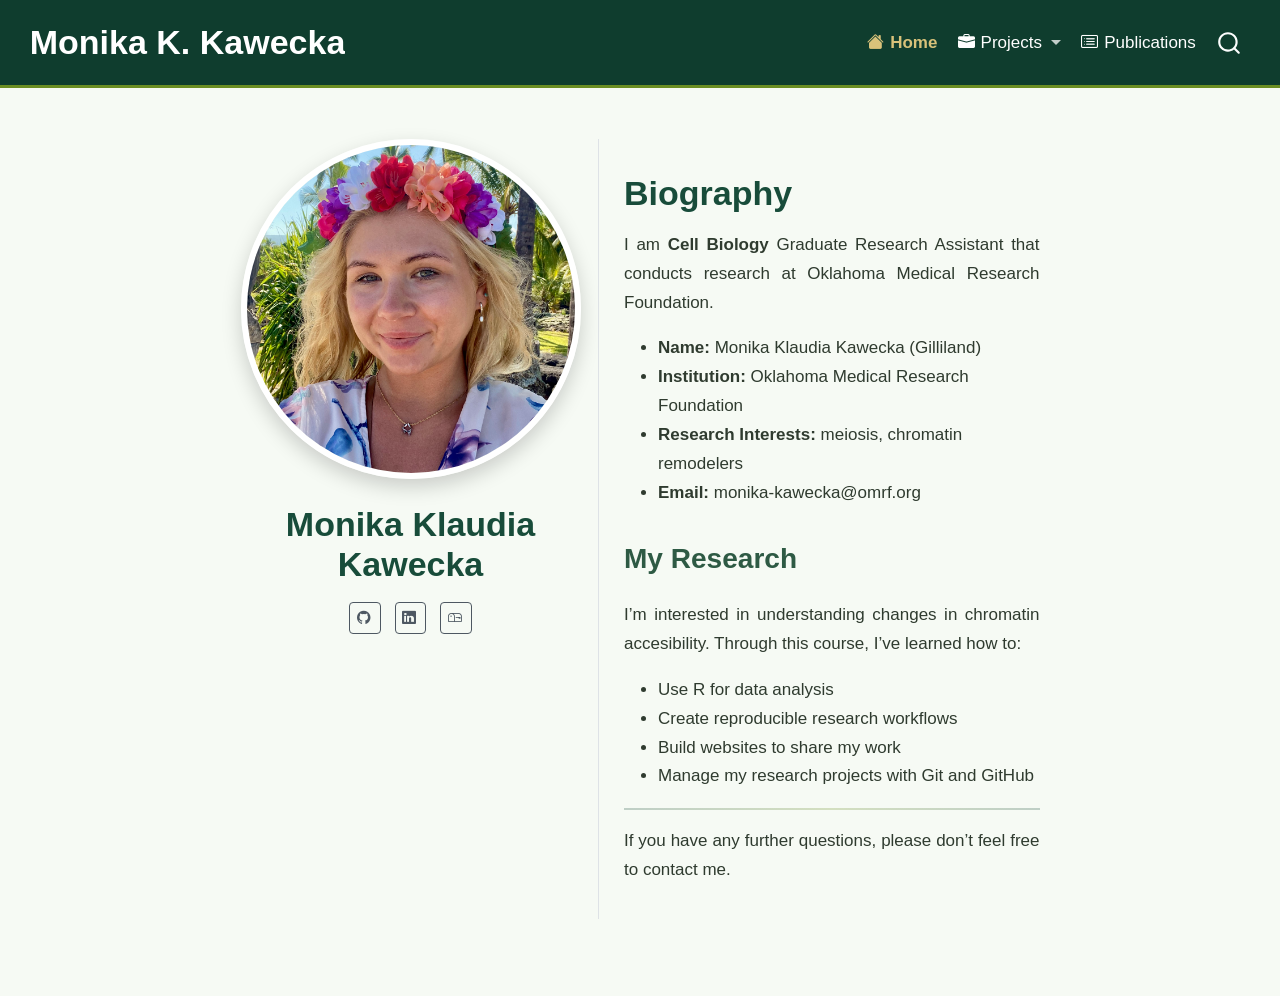
<file: docs/index.html>
<!DOCTYPE html>
<html xmlns="http://www.w3.org/1999/xhtml" lang="en" xml:lang="en"><head>

<meta charset="utf-8">
<meta name="generator" content="quarto-1.9.38">

<meta name="viewport" content="width=device-width, initial-scale=1.0, user-scalable=yes">


<title>Monika Klaudia Kawecka – Monika K. Kawecka</title>
<style>
/* Default styles provided by pandoc.
** See https://pandoc.org/MANUAL.html#variables-for-html for config info.
*/
code{white-space: pre-wrap;}
span.smallcaps{font-variant: small-caps;}
div.columns{display: flex; gap: min(4vw, 1.5em);}
div.column{flex: auto; overflow-x: auto;}
div.hanging-indent{margin-left: 1.5em; text-indent: -1.5em;}
ul.task-list{list-style: none;}
ul.task-list li input[type="checkbox"] {
  width: 0.8em;
  margin: 0 0.8em 0.2em -1em; /* quarto-specific, see https://github.com/quarto-dev/quarto-cli/issues/4556 */ 
  vertical-align: middle;
}
</style>


<script src="site_libs/quarto-nav/quarto-nav.js"></script>
<script src="site_libs/quarto-nav/headroom.min.js"></script>
<script src="site_libs/clipboard/clipboard.min.js"></script>
<script src="site_libs/quarto-search/autocomplete.umd.js"></script>
<script src="site_libs/quarto-search/fuse.min.js"></script>
<script src="site_libs/quarto-search/quarto-search.js"></script>
<meta name="quarto:offset" content="./">
<link href="./Lily.jpg" rel="icon" type="image/jpeg">
<script src="site_libs/quarto-html/quarto.js" type="module"></script>
<script src="site_libs/quarto-html/tabsets/tabsets.js" type="module"></script>
<script src="site_libs/quarto-html/popper.min.js"></script>
<script src="site_libs/quarto-html/tippy.umd.min.js"></script>
<link href="site_libs/quarto-html/tippy.css" rel="stylesheet">
<link href="site_libs/quarto-html/quarto-syntax-highlighting-15634bcf2e68342d4ad2dfa704d543f6.css" rel="stylesheet" id="quarto-text-highlighting-styles">
<script src="site_libs/bootstrap/bootstrap.min.js"></script>
<link href="site_libs/bootstrap/bootstrap-icons.css" rel="stylesheet">
<link href="site_libs/bootstrap/bootstrap-073ea763e83364d2cd2da9020cc007f3.min.css" rel="stylesheet" append-hash="true" id="quarto-bootstrap" data-mode="light">
<script id="quarto-search-options" type="application/json">{
  "location": "navbar",
  "copy-button": false,
  "collapse-after": 3,
  "panel-placement": "end",
  "type": "overlay",
  "limit": 50,
  "keyboard-shortcut": [
    "f",
    "/",
    "s"
  ],
  "show-item-context": false,
  "language": {
    "search-no-results-text": "No results",
    "search-matching-documents-text": "matching documents",
    "search-copy-link-title": "Copy link to search",
    "search-hide-matches-text": "Hide additional matches",
    "search-more-match-text": "more match in this document",
    "search-more-matches-text": "more matches in this document",
    "search-clear-button-title": "Clear",
    "search-text-placeholder": "",
    "search-detached-cancel-button-title": "Cancel",
    "search-submit-button-title": "Submit",
    "search-label": "Search"
  }
}</script>


<link rel="stylesheet" href="styles.css">
</head>

<body class="nav-fixed fullcontent quarto-light">

<div id="quarto-search-results"></div>
  <header id="quarto-header" class="headroom fixed-top">
    <nav class="navbar navbar-expand-lg " data-bs-theme="dark">
      <div class="navbar-container container-fluid">
      <div class="navbar-brand-container mx-auto">
    <a class="navbar-brand" href="./index.html">
    <span class="navbar-title">Monika K. Kawecka</span>
    </a>
  </div>
            <div id="quarto-search" class="" title="Search"></div>
          <button class="navbar-toggler" type="button" data-bs-toggle="collapse" data-bs-target="#navbarCollapse" aria-controls="navbarCollapse" role="menu" aria-expanded="false" aria-label="Toggle navigation" onclick="if (window.quartoToggleHeadroom) { window.quartoToggleHeadroom(); }">
  <span class="navbar-toggler-icon"></span>
</button>
          <div class="collapse navbar-collapse" id="navbarCollapse">
            <ul class="navbar-nav navbar-nav-scroll ms-auto">
  <li class="nav-item">
    <a class="nav-link active" href="./index.html" aria-current="page"> <i class="bi bi-house-fill" role="img">
</i> 
<span class="menu-text">Home</span></a>
  </li>  
  <li class="nav-item dropdown ">
    <a class="nav-link dropdown-toggle" href="#" id="nav-menu-projects" role="link" data-bs-toggle="dropdown" aria-expanded="false">
      <i class="bi bi-briefcase-fill" role="img">
</i> 
 <span class="menu-text">Projects</span>
    </a>
    <ul class="dropdown-menu dropdown-menu-end" aria-labelledby="nav-menu-projects">    
        <li>
    <a class="dropdown-item" href="./projects.html">
 <span class="dropdown-text">List of projects</span></a>
  </li>  
    </ul>
  </li>
  <li class="nav-item">
    <a class="nav-link" href="./Publications.html"> <i class="bi bi-card-list" role="img">
</i> 
<span class="menu-text">Publications</span></a>
  </li>  
</ul>
          </div> <!-- /navcollapse -->
            <div class="quarto-navbar-tools">
</div>
      </div> <!-- /container-fluid -->
    </nav>
</header>
<!-- content -->
<div id="quarto-content" class="quarto-container page-columns page-rows-contents page-layout-article page-navbar">
<!-- sidebar -->
<!-- margin-sidebar -->
    
<!-- main -->
<div class="quarto-about-trestles">
  <div class="about-entity">
    <img src="Hawaii.jpg" class="about-image
  rounded " style="width: 20em;">
<header id="title-block-header" class="quarto-title-block default">
<div class="quarto-title">
<h1 class="title">Monika Klaudia Kawecka</h1>
</div>
<div class="quarto-title-meta">
  </div>
</header>
    <div class="about-links">
  <a href="https://github.com/Moniuszki/monikakkawecka.github.io" class="about-link" rel="" target="">
    <i class="bi bi-github"></i>
     <span class="about-link-text"></span>
  </a>
  <a href="https://www.linkedin.com/in/monika-kawecka/" class="about-link" rel="" target="">
    <i class="bi bi-linkedin"></i>
     <span class="about-link-text"></span>
  </a>
  <a href="mailto:monakawecka@gmail.com" class="about-link" rel="" target="">
    <i class="bi bi-mailbox"></i>
     <span class="about-link-text"></span>
  </a>
</div>
  </div>
  <div class="about-contents"><main class="content" id="quarto-document-content">
<section id="biography" class="level1 columnpage">
<h1>Biography</h1>
<p>I am <strong>Cell Biology</strong> Graduate Research Assistant that conducts research at Oklahoma Medical Research Foundation.</p>
<ul>
<li><strong>Name:</strong> Monika Klaudia Kawecka (Gilliland)</li>
<li><strong>Institution:</strong> Oklahoma Medical Research Foundation</li>
<li><strong>Research Interests:</strong> meiosis, chromatin remodelers</li>
<li><strong>Email:</strong> monika-kawecka@omrf.org</li>
</ul>
<section id="my-research" class="level2">
<h2 data-anchor-id="my-research">My Research</h2>
<p>I’m interested in understanding changes in chromatin accesibility. Through this course, I’ve learned how to:</p>
<ul>
<li>Use R for data analysis</li>
<li>Create reproducible research workflows</li>
<li>Build websites to share my work</li>
<li>Manage my research projects with Git and GitHub</li>
</ul>
<hr>
<p>If you have any further questions, please don’t feel free to contact me.</p>
</section>
</section>


</main></div>
</div>
 <!-- /main -->
<script id="quarto-html-after-body" type="application/javascript">
  window.document.addEventListener("DOMContentLoaded", function (event) {
    const isCodeAnnotation = (el) => {
      for (const clz of el.classList) {
        if (clz.startsWith('code-annotation-')) {                     
          return true;
        }
      }
      return false;
    }
    const onCopySuccess = function(e) {
      // button target
      const button = e.trigger;
      // don't keep focus
      button.blur();
      // flash "checked"
      button.classList.add('code-copy-button-checked');
      var currentTitle = button.getAttribute("title");
      button.setAttribute("title", "Copied!");
      let tooltip;
      if (window.bootstrap) {
        button.setAttribute("data-bs-toggle", "tooltip");
        button.setAttribute("data-bs-placement", "left");
        button.setAttribute("data-bs-title", "Copied!");
        tooltip = new bootstrap.Tooltip(button, 
          { trigger: "manual", 
            customClass: "code-copy-button-tooltip",
            offset: [0, -8]});
        tooltip.show();    
      }
      setTimeout(function() {
        if (tooltip) {
          tooltip.hide();
          button.removeAttribute("data-bs-title");
          button.removeAttribute("data-bs-toggle");
          button.removeAttribute("data-bs-placement");
        }
        button.setAttribute("title", currentTitle);
        button.classList.remove('code-copy-button-checked');
      }, 1000);
      // clear code selection
      e.clearSelection();
    }
    const getTextToCopy = function(trigger) {
      const outerScaffold = trigger.parentElement.cloneNode(true);
      const codeEl = outerScaffold.querySelector('code');
      for (const childEl of codeEl.children) {
        if (isCodeAnnotation(childEl)) {
          childEl.remove();
        }
      }
      return codeEl.innerText;
    }
    const clipboard = new window.ClipboardJS('.code-copy-button:not([data-in-quarto-modal])', {
      text: getTextToCopy
    });
    clipboard.on('success', onCopySuccess);
    if (window.document.getElementById('quarto-embedded-source-code-modal')) {
      const clipboardModal = new window.ClipboardJS('.code-copy-button[data-in-quarto-modal]', {
        text: getTextToCopy,
        container: window.document.getElementById('quarto-embedded-source-code-modal')
      });
      clipboardModal.on('success', onCopySuccess);
    }
      var localhostRegex = new RegExp(/^(?:http|https):\/\/localhost\:?[0-9]*\//);
      var mailtoRegex = new RegExp(/^mailto:/);
        var filterRegex = new RegExp('/' + window.location.host + '/');
      var isInternal = (href) => {
          return filterRegex.test(href) || localhostRegex.test(href) || mailtoRegex.test(href);
      }
      // Inspect non-navigation links and adorn them if external
     var links = window.document.querySelectorAll('a[href]:not(.nav-link):not(.navbar-brand):not(.toc-action):not(.sidebar-link):not(.sidebar-item-toggle):not(.pagination-link):not(.no-external):not([aria-hidden]):not(.dropdown-item):not(.quarto-navigation-tool):not(.about-link)');
      for (var i=0; i<links.length; i++) {
        const link = links[i];
        if (!isInternal(link.href)) {
          // undo the damage that might have been done by quarto-nav.js in the case of
          // links that we want to consider external
          if (link.dataset.originalHref !== undefined) {
            link.href = link.dataset.originalHref;
          }
        }
      }
    function tippyHover(el, contentFn, onTriggerFn, onUntriggerFn) {
      const config = {
        allowHTML: true,
        maxWidth: 500,
        delay: 100,
        arrow: false,
        appendTo: function(el) {
            return el.parentElement;
        },
        interactive: true,
        interactiveBorder: 10,
        theme: 'quarto',
        placement: 'bottom-start',
      };
      if (contentFn) {
        config.content = contentFn;
      }
      if (onTriggerFn) {
        config.onTrigger = onTriggerFn;
      }
      if (onUntriggerFn) {
        config.onUntrigger = onUntriggerFn;
      }
      window.tippy(el, config); 
    }
    const noterefs = window.document.querySelectorAll('a[role="doc-noteref"]');
    for (var i=0; i<noterefs.length; i++) {
      const ref = noterefs[i];
      tippyHover(ref, function() {
        // use id or data attribute instead here
        let href = ref.getAttribute('data-footnote-href') || ref.getAttribute('href');
        try { href = new URL(href).hash; } catch {}
        const id = href.replace(/^#\/?/, "");
        const note = window.document.getElementById(id);
        if (note) {
          return note.innerHTML;
        } else {
          return "";
        }
      });
    }
    const xrefs = window.document.querySelectorAll('a.quarto-xref');
    const processXRef = (id, note) => {
      // Strip column container classes
      const stripColumnClz = (el) => {
        el.classList.remove("page-full", "page-columns");
        if (el.children) {
          for (const child of el.children) {
            stripColumnClz(child);
          }
        }
      }
      stripColumnClz(note)
      if (id === null || id.startsWith('sec-')) {
        // Special case sections, only their first couple elements
        const container = document.createElement("div");
        if (note.children && note.children.length > 2) {
          container.appendChild(note.children[0].cloneNode(true));
          for (let i = 1; i < note.children.length; i++) {
            const child = note.children[i];
            if (child.tagName === "P" && child.innerText === "") {
              continue;
            } else {
              container.appendChild(child.cloneNode(true));
              break;
            }
          }
          if (window.Quarto?.typesetMath) {
            window.Quarto.typesetMath(container);
          }
          return container.innerHTML
        } else {
          if (window.Quarto?.typesetMath) {
            window.Quarto.typesetMath(note);
          }
          return note.innerHTML;
        }
      } else {
        // Remove any anchor links if they are present
        const anchorLink = note.querySelector('a.anchorjs-link');
        if (anchorLink) {
          anchorLink.remove();
        }
        if (window.Quarto?.typesetMath) {
          window.Quarto.typesetMath(note);
        }
        if (note.classList.contains("callout")) {
          return note.outerHTML;
        } else {
          return note.innerHTML;
        }
      }
    }
    for (var i=0; i<xrefs.length; i++) {
      const xref = xrefs[i];
      tippyHover(xref, undefined, function(instance) {
        instance.disable();
        let url = xref.getAttribute('href');
        let hash = undefined; 
        if (url.startsWith('#')) {
          hash = url;
        } else {
          try { hash = new URL(url).hash; } catch {}
        }
        if (hash) {
          const id = hash.replace(/^#\/?/, "");
          const note = window.document.getElementById(id);
          if (note !== null) {
            try {
              const html = processXRef(id, note.cloneNode(true));
              instance.setContent(html);
            } finally {
              instance.enable();
              instance.show();
            }
          } else {
            // See if we can fetch this
            fetch(url.split('#')[0])
            .then(res => res.text())
            .then(html => {
              const parser = new DOMParser();
              const htmlDoc = parser.parseFromString(html, "text/html");
              const note = htmlDoc.getElementById(id);
              if (note !== null) {
                const html = processXRef(id, note);
                instance.setContent(html);
              } 
            }).finally(() => {
              instance.enable();
              instance.show();
            });
          }
        } else {
          // See if we can fetch a full url (with no hash to target)
          // This is a special case and we should probably do some content thinning / targeting
          fetch(url)
          .then(res => res.text())
          .then(html => {
            const parser = new DOMParser();
            const htmlDoc = parser.parseFromString(html, "text/html");
            const note = htmlDoc.querySelector('main.content');
            if (note !== null) {
              // This should only happen for chapter cross references
              // (since there is no id in the URL)
              // remove the first header
              if (note.children.length > 0 && note.children[0].tagName === "HEADER") {
                note.children[0].remove();
              }
              const html = processXRef(null, note);
              instance.setContent(html);
            } 
          }).finally(() => {
            instance.enable();
            instance.show();
          });
        }
      }, function(instance) {
      });
    }
        let selectedAnnoteEl;
        const selectorForAnnotation = ( cell, annotation) => {
          let cellAttr = 'data-code-cell="' + cell + '"';
          let lineAttr = 'data-code-annotation="' +  annotation + '"';
          const selector = 'span[' + cellAttr + '][' + lineAttr + ']';
          return selector;
        }
        const selectCodeLines = (annoteEl) => {
          const doc = window.document;
          const targetCell = annoteEl.getAttribute("data-target-cell");
          const targetAnnotation = annoteEl.getAttribute("data-target-annotation");
          const annoteSpan = window.document.querySelector(selectorForAnnotation(targetCell, targetAnnotation));
          const lines = annoteSpan.getAttribute("data-code-lines").split(",");
          const lineIds = lines.map((line) => {
            return targetCell + "-" + line;
          })
          let top = null;
          let height = null;
          let parent = null;
          if (lineIds.length > 0) {
              //compute the position of the single el (top and bottom and make a div)
              const el = window.document.getElementById(lineIds[0]);
              top = el.offsetTop;
              height = el.offsetHeight;
              parent = el.parentElement.parentElement;
            if (lineIds.length > 1) {
              const lastEl = window.document.getElementById(lineIds[lineIds.length - 1]);
              const bottom = lastEl.offsetTop + lastEl.offsetHeight;
              height = bottom - top;
            }
            if (top !== null && height !== null && parent !== null) {
              // cook up a div (if necessary) and position it 
              let div = window.document.getElementById("code-annotation-line-highlight");
              if (div === null) {
                div = window.document.createElement("div");
                div.setAttribute("id", "code-annotation-line-highlight");
                div.style.position = 'absolute';
                parent.appendChild(div);
              }
              div.style.top = top - 2 + "px";
              div.style.height = height + 4 + "px";
              div.style.left = 0;
              let gutterDiv = window.document.getElementById("code-annotation-line-highlight-gutter");
              if (gutterDiv === null) {
                gutterDiv = window.document.createElement("div");
                gutterDiv.setAttribute("id", "code-annotation-line-highlight-gutter");
                gutterDiv.style.position = 'absolute';
                const codeCell = window.document.getElementById(targetCell);
                const gutter = codeCell.querySelector('.code-annotation-gutter');
                gutter.appendChild(gutterDiv);
              }
              gutterDiv.style.top = top - 2 + "px";
              gutterDiv.style.height = height + 4 + "px";
            }
            selectedAnnoteEl = annoteEl;
          }
        };
        const unselectCodeLines = () => {
          const elementsIds = ["code-annotation-line-highlight", "code-annotation-line-highlight-gutter"];
          elementsIds.forEach((elId) => {
            const div = window.document.getElementById(elId);
            if (div) {
              div.remove();
            }
          });
          selectedAnnoteEl = undefined;
        };
          // Handle positioning of the toggle
      window.addEventListener(
        "resize",
        throttle(() => {
          elRect = undefined;
          if (selectedAnnoteEl) {
            selectCodeLines(selectedAnnoteEl);
          }
        }, 10)
      );
      function throttle(fn, ms) {
      let throttle = false;
      let timer;
        return (...args) => {
          if(!throttle) { // first call gets through
              fn.apply(this, args);
              throttle = true;
          } else { // all the others get throttled
              if(timer) clearTimeout(timer); // cancel #2
              timer = setTimeout(() => {
                fn.apply(this, args);
                timer = throttle = false;
              }, ms);
          }
        };
      }
        // Attach click handler to the DT
        const annoteDls = window.document.querySelectorAll('dt[data-target-cell]');
        for (const annoteDlNode of annoteDls) {
          annoteDlNode.addEventListener('click', (event) => {
            const clickedEl = event.target;
            if (clickedEl !== selectedAnnoteEl) {
              unselectCodeLines();
              const activeEl = window.document.querySelector('dt[data-target-cell].code-annotation-active');
              if (activeEl) {
                activeEl.classList.remove('code-annotation-active');
              }
              selectCodeLines(clickedEl);
              clickedEl.classList.add('code-annotation-active');
            } else {
              // Unselect the line
              unselectCodeLines();
              clickedEl.classList.remove('code-annotation-active');
            }
          });
        }
    const findCites = (el) => {
      const parentEl = el.parentElement;
      if (parentEl) {
        const cites = parentEl.dataset.cites;
        if (cites) {
          return {
            el,
            cites: cites.split(' ')
          };
        } else {
          return findCites(el.parentElement)
        }
      } else {
        return undefined;
      }
    };
    var bibliorefs = window.document.querySelectorAll('a[role="doc-biblioref"]');
    for (var i=0; i<bibliorefs.length; i++) {
      const ref = bibliorefs[i];
      const citeInfo = findCites(ref);
      if (citeInfo) {
        tippyHover(citeInfo.el, function() {
          var popup = window.document.createElement('div');
          citeInfo.cites.forEach(function(cite) {
            var citeDiv = window.document.createElement('div');
            citeDiv.classList.add('hanging-indent');
            citeDiv.classList.add('csl-entry');
            var biblioDiv = window.document.getElementById('ref-' + cite);
            if (biblioDiv) {
              citeDiv.innerHTML = biblioDiv.innerHTML;
            }
            popup.appendChild(citeDiv);
          });
          return popup.innerHTML;
        });
      }
    }
  });
  </script>
</div> <!-- /content -->




</body></html>
</file>
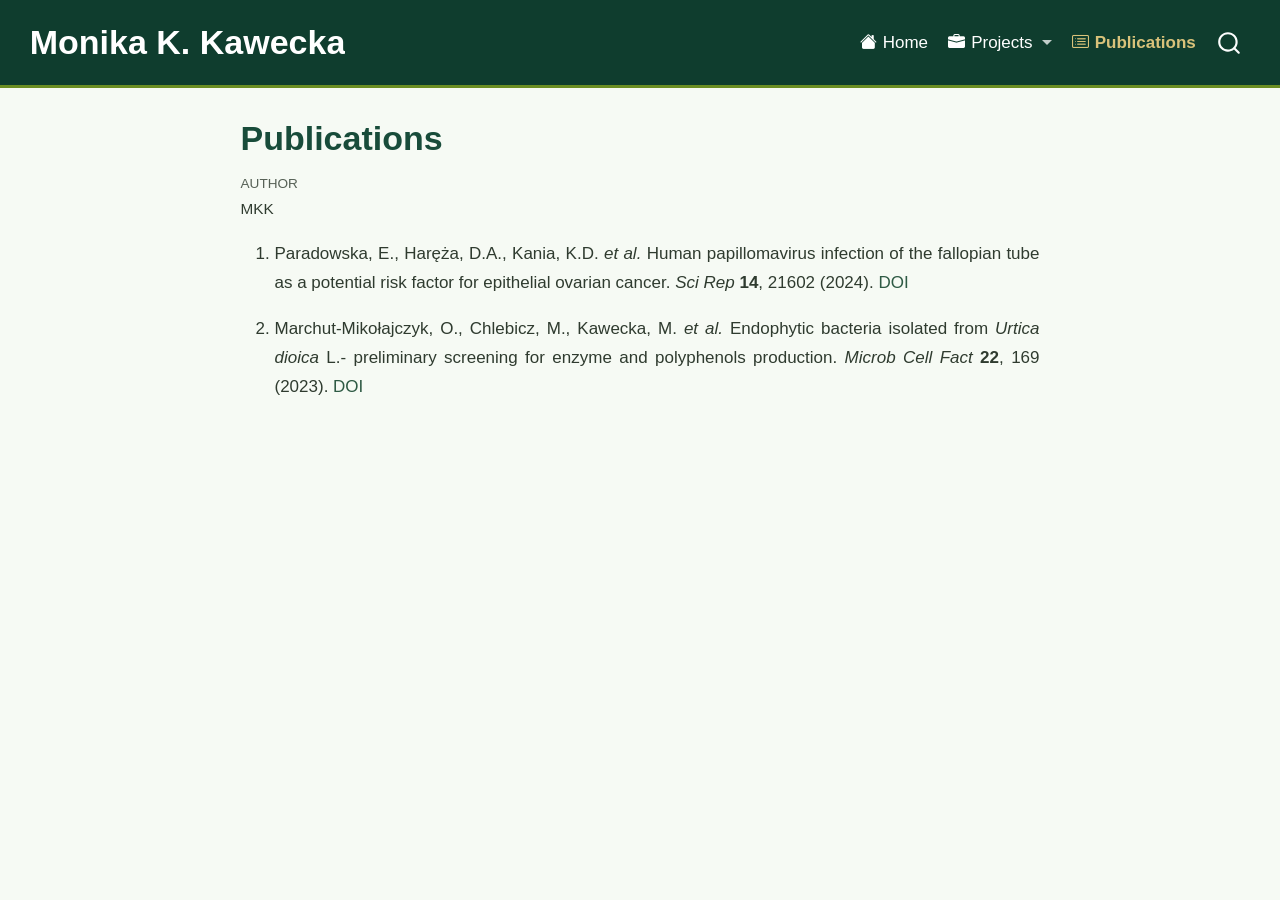
<file: docs/Publications.html>
<!DOCTYPE html>
<html xmlns="http://www.w3.org/1999/xhtml" lang="en" xml:lang="en"><head>

<meta charset="utf-8">
<meta name="generator" content="quarto-1.9.38">

<meta name="viewport" content="width=device-width, initial-scale=1.0, user-scalable=yes">

<meta name="author" content="MKK">

<title>Publications – Monika K. Kawecka</title>
<style>
/* Default styles provided by pandoc.
** See https://pandoc.org/MANUAL.html#variables-for-html for config info.
*/
code{white-space: pre-wrap;}
span.smallcaps{font-variant: small-caps;}
div.columns{display: flex; gap: min(4vw, 1.5em);}
div.column{flex: auto; overflow-x: auto;}
div.hanging-indent{margin-left: 1.5em; text-indent: -1.5em;}
ul.task-list{list-style: none;}
ul.task-list li input[type="checkbox"] {
  width: 0.8em;
  margin: 0 0.8em 0.2em -1em; /* quarto-specific, see https://github.com/quarto-dev/quarto-cli/issues/4556 */ 
  vertical-align: middle;
}
</style>


<script src="site_libs/quarto-nav/quarto-nav.js"></script>
<script src="site_libs/quarto-nav/headroom.min.js"></script>
<script src="site_libs/clipboard/clipboard.min.js"></script>
<script src="site_libs/quarto-search/autocomplete.umd.js"></script>
<script src="site_libs/quarto-search/fuse.min.js"></script>
<script src="site_libs/quarto-search/quarto-search.js"></script>
<meta name="quarto:offset" content="./">
<link href="./Lily.jpg" rel="icon" type="image/jpeg">
<script src="site_libs/quarto-html/quarto.js" type="module"></script>
<script src="site_libs/quarto-html/tabsets/tabsets.js" type="module"></script>
<script src="site_libs/quarto-html/popper.min.js"></script>
<script src="site_libs/quarto-html/tippy.umd.min.js"></script>
<script src="site_libs/quarto-html/anchor.min.js"></script>
<link href="site_libs/quarto-html/tippy.css" rel="stylesheet">
<link href="site_libs/quarto-html/quarto-syntax-highlighting-15634bcf2e68342d4ad2dfa704d543f6.css" rel="stylesheet" id="quarto-text-highlighting-styles">
<script src="site_libs/bootstrap/bootstrap.min.js"></script>
<link href="site_libs/bootstrap/bootstrap-icons.css" rel="stylesheet">
<link href="site_libs/bootstrap/bootstrap-073ea763e83364d2cd2da9020cc007f3.min.css" rel="stylesheet" append-hash="true" id="quarto-bootstrap" data-mode="light">
<script id="quarto-search-options" type="application/json">{
  "location": "navbar",
  "copy-button": false,
  "collapse-after": 3,
  "panel-placement": "end",
  "type": "overlay",
  "limit": 50,
  "keyboard-shortcut": [
    "f",
    "/",
    "s"
  ],
  "show-item-context": false,
  "language": {
    "search-no-results-text": "No results",
    "search-matching-documents-text": "matching documents",
    "search-copy-link-title": "Copy link to search",
    "search-hide-matches-text": "Hide additional matches",
    "search-more-match-text": "more match in this document",
    "search-more-matches-text": "more matches in this document",
    "search-clear-button-title": "Clear",
    "search-text-placeholder": "",
    "search-detached-cancel-button-title": "Cancel",
    "search-submit-button-title": "Submit",
    "search-label": "Search"
  }
}</script>


<link rel="stylesheet" href="styles.css">
</head>

<body class="nav-fixed fullcontent quarto-light">

<div id="quarto-search-results"></div>
  <header id="quarto-header" class="headroom fixed-top">
    <nav class="navbar navbar-expand-lg " data-bs-theme="dark">
      <div class="navbar-container container-fluid">
      <div class="navbar-brand-container mx-auto">
    <a class="navbar-brand" href="./index.html">
    <span class="navbar-title">Monika K. Kawecka</span>
    </a>
  </div>
            <div id="quarto-search" class="" title="Search"></div>
          <button class="navbar-toggler" type="button" data-bs-toggle="collapse" data-bs-target="#navbarCollapse" aria-controls="navbarCollapse" role="menu" aria-expanded="false" aria-label="Toggle navigation" onclick="if (window.quartoToggleHeadroom) { window.quartoToggleHeadroom(); }">
  <span class="navbar-toggler-icon"></span>
</button>
          <div class="collapse navbar-collapse" id="navbarCollapse">
            <ul class="navbar-nav navbar-nav-scroll ms-auto">
  <li class="nav-item">
    <a class="nav-link" href="./index.html"> <i class="bi bi-house-fill" role="img">
</i> 
<span class="menu-text">Home</span></a>
  </li>  
  <li class="nav-item dropdown ">
    <a class="nav-link dropdown-toggle" href="#" id="nav-menu-projects" role="link" data-bs-toggle="dropdown" aria-expanded="false">
      <i class="bi bi-briefcase-fill" role="img">
</i> 
 <span class="menu-text">Projects</span>
    </a>
    <ul class="dropdown-menu dropdown-menu-end" aria-labelledby="nav-menu-projects">    
        <li>
    <a class="dropdown-item" href="./projects.html">
 <span class="dropdown-text">List of projects</span></a>
  </li>  
    </ul>
  </li>
  <li class="nav-item">
    <a class="nav-link active" href="./Publications.html" aria-current="page"> <i class="bi bi-card-list" role="img">
</i> 
<span class="menu-text">Publications</span></a>
  </li>  
</ul>
          </div> <!-- /navcollapse -->
            <div class="quarto-navbar-tools">
</div>
      </div> <!-- /container-fluid -->
    </nav>
</header>
<!-- content -->
<div id="quarto-content" class="quarto-container page-columns page-rows-contents page-layout-article page-navbar">
<!-- sidebar -->
<!-- margin-sidebar -->
    
<!-- main -->
<main class="content" id="quarto-document-content">

<header id="title-block-header" class="quarto-title-block default">
<div class="quarto-title">
<h1 class="title">Publications</h1>
</div>



<div class="quarto-title-meta">

    <div>
    <div class="quarto-title-meta-heading">Author</div>
    <div class="quarto-title-meta-contents">
             <p>MKK </p>
          </div>
  </div>
    
  
    
  </div>
  


</header>


<ol type="1">
<li><p>Paradowska, E., Haręża, D.A., Kania, K.D. <em>et al.</em> Human papillomavirus infection of the fallopian tube as a potential risk factor for epithelial ovarian cancer. <em>Sci Rep</em> <strong>14</strong>, 21602 (2024). <a href="https://doi.org/10.1038/s41598-024-72814-0">DOI</a></p></li>
<li><p>Marchut-Mikołajczyk, O., Chlebicz, M., Kawecka, M. <em>et al.</em> Endophytic bacteria isolated from <em>Urtica</em> <em>dioica</em> L.- preliminary screening for enzyme and polyphenols production. <em>Microb Cell Fact</em> <strong>22</strong>, 169 (2023). <a href="https://doi.org/10.1186/s12934-023-02167-2">DOI</a></p></li>
</ol>



</main> <!-- /main -->
<script id="quarto-html-after-body" type="application/javascript">
  window.document.addEventListener("DOMContentLoaded", function (event) {
    const icon = "";
    const anchorJS = new window.AnchorJS();
    anchorJS.options = {
      placement: 'right',
      icon: icon
    };
    anchorJS.add('.anchored');
    const isCodeAnnotation = (el) => {
      for (const clz of el.classList) {
        if (clz.startsWith('code-annotation-')) {                     
          return true;
        }
      }
      return false;
    }
    const onCopySuccess = function(e) {
      // button target
      const button = e.trigger;
      // don't keep focus
      button.blur();
      // flash "checked"
      button.classList.add('code-copy-button-checked');
      var currentTitle = button.getAttribute("title");
      button.setAttribute("title", "Copied!");
      let tooltip;
      if (window.bootstrap) {
        button.setAttribute("data-bs-toggle", "tooltip");
        button.setAttribute("data-bs-placement", "left");
        button.setAttribute("data-bs-title", "Copied!");
        tooltip = new bootstrap.Tooltip(button, 
          { trigger: "manual", 
            customClass: "code-copy-button-tooltip",
            offset: [0, -8]});
        tooltip.show();    
      }
      setTimeout(function() {
        if (tooltip) {
          tooltip.hide();
          button.removeAttribute("data-bs-title");
          button.removeAttribute("data-bs-toggle");
          button.removeAttribute("data-bs-placement");
        }
        button.setAttribute("title", currentTitle);
        button.classList.remove('code-copy-button-checked');
      }, 1000);
      // clear code selection
      e.clearSelection();
    }
    const getTextToCopy = function(trigger) {
      const outerScaffold = trigger.parentElement.cloneNode(true);
      const codeEl = outerScaffold.querySelector('code');
      for (const childEl of codeEl.children) {
        if (isCodeAnnotation(childEl)) {
          childEl.remove();
        }
      }
      return codeEl.innerText;
    }
    const clipboard = new window.ClipboardJS('.code-copy-button:not([data-in-quarto-modal])', {
      text: getTextToCopy
    });
    clipboard.on('success', onCopySuccess);
    if (window.document.getElementById('quarto-embedded-source-code-modal')) {
      const clipboardModal = new window.ClipboardJS('.code-copy-button[data-in-quarto-modal]', {
        text: getTextToCopy,
        container: window.document.getElementById('quarto-embedded-source-code-modal')
      });
      clipboardModal.on('success', onCopySuccess);
    }
      var localhostRegex = new RegExp(/^(?:http|https):\/\/localhost\:?[0-9]*\//);
      var mailtoRegex = new RegExp(/^mailto:/);
        var filterRegex = new RegExp('/' + window.location.host + '/');
      var isInternal = (href) => {
          return filterRegex.test(href) || localhostRegex.test(href) || mailtoRegex.test(href);
      }
      // Inspect non-navigation links and adorn them if external
     var links = window.document.querySelectorAll('a[href]:not(.nav-link):not(.navbar-brand):not(.toc-action):not(.sidebar-link):not(.sidebar-item-toggle):not(.pagination-link):not(.no-external):not([aria-hidden]):not(.dropdown-item):not(.quarto-navigation-tool):not(.about-link)');
      for (var i=0; i<links.length; i++) {
        const link = links[i];
        if (!isInternal(link.href)) {
          // undo the damage that might have been done by quarto-nav.js in the case of
          // links that we want to consider external
          if (link.dataset.originalHref !== undefined) {
            link.href = link.dataset.originalHref;
          }
        }
      }
    function tippyHover(el, contentFn, onTriggerFn, onUntriggerFn) {
      const config = {
        allowHTML: true,
        maxWidth: 500,
        delay: 100,
        arrow: false,
        appendTo: function(el) {
            return el.parentElement;
        },
        interactive: true,
        interactiveBorder: 10,
        theme: 'quarto',
        placement: 'bottom-start',
      };
      if (contentFn) {
        config.content = contentFn;
      }
      if (onTriggerFn) {
        config.onTrigger = onTriggerFn;
      }
      if (onUntriggerFn) {
        config.onUntrigger = onUntriggerFn;
      }
      window.tippy(el, config); 
    }
    const noterefs = window.document.querySelectorAll('a[role="doc-noteref"]');
    for (var i=0; i<noterefs.length; i++) {
      const ref = noterefs[i];
      tippyHover(ref, function() {
        // use id or data attribute instead here
        let href = ref.getAttribute('data-footnote-href') || ref.getAttribute('href');
        try { href = new URL(href).hash; } catch {}
        const id = href.replace(/^#\/?/, "");
        const note = window.document.getElementById(id);
        if (note) {
          return note.innerHTML;
        } else {
          return "";
        }
      });
    }
    const xrefs = window.document.querySelectorAll('a.quarto-xref');
    const processXRef = (id, note) => {
      // Strip column container classes
      const stripColumnClz = (el) => {
        el.classList.remove("page-full", "page-columns");
        if (el.children) {
          for (const child of el.children) {
            stripColumnClz(child);
          }
        }
      }
      stripColumnClz(note)
      if (id === null || id.startsWith('sec-')) {
        // Special case sections, only their first couple elements
        const container = document.createElement("div");
        if (note.children && note.children.length > 2) {
          container.appendChild(note.children[0].cloneNode(true));
          for (let i = 1; i < note.children.length; i++) {
            const child = note.children[i];
            if (child.tagName === "P" && child.innerText === "") {
              continue;
            } else {
              container.appendChild(child.cloneNode(true));
              break;
            }
          }
          if (window.Quarto?.typesetMath) {
            window.Quarto.typesetMath(container);
          }
          return container.innerHTML
        } else {
          if (window.Quarto?.typesetMath) {
            window.Quarto.typesetMath(note);
          }
          return note.innerHTML;
        }
      } else {
        // Remove any anchor links if they are present
        const anchorLink = note.querySelector('a.anchorjs-link');
        if (anchorLink) {
          anchorLink.remove();
        }
        if (window.Quarto?.typesetMath) {
          window.Quarto.typesetMath(note);
        }
        if (note.classList.contains("callout")) {
          return note.outerHTML;
        } else {
          return note.innerHTML;
        }
      }
    }
    for (var i=0; i<xrefs.length; i++) {
      const xref = xrefs[i];
      tippyHover(xref, undefined, function(instance) {
        instance.disable();
        let url = xref.getAttribute('href');
        let hash = undefined; 
        if (url.startsWith('#')) {
          hash = url;
        } else {
          try { hash = new URL(url).hash; } catch {}
        }
        if (hash) {
          const id = hash.replace(/^#\/?/, "");
          const note = window.document.getElementById(id);
          if (note !== null) {
            try {
              const html = processXRef(id, note.cloneNode(true));
              instance.setContent(html);
            } finally {
              instance.enable();
              instance.show();
            }
          } else {
            // See if we can fetch this
            fetch(url.split('#')[0])
            .then(res => res.text())
            .then(html => {
              const parser = new DOMParser();
              const htmlDoc = parser.parseFromString(html, "text/html");
              const note = htmlDoc.getElementById(id);
              if (note !== null) {
                const html = processXRef(id, note);
                instance.setContent(html);
              } 
            }).finally(() => {
              instance.enable();
              instance.show();
            });
          }
        } else {
          // See if we can fetch a full url (with no hash to target)
          // This is a special case and we should probably do some content thinning / targeting
          fetch(url)
          .then(res => res.text())
          .then(html => {
            const parser = new DOMParser();
            const htmlDoc = parser.parseFromString(html, "text/html");
            const note = htmlDoc.querySelector('main.content');
            if (note !== null) {
              // This should only happen for chapter cross references
              // (since there is no id in the URL)
              // remove the first header
              if (note.children.length > 0 && note.children[0].tagName === "HEADER") {
                note.children[0].remove();
              }
              const html = processXRef(null, note);
              instance.setContent(html);
            } 
          }).finally(() => {
            instance.enable();
            instance.show();
          });
        }
      }, function(instance) {
      });
    }
        let selectedAnnoteEl;
        const selectorForAnnotation = ( cell, annotation) => {
          let cellAttr = 'data-code-cell="' + cell + '"';
          let lineAttr = 'data-code-annotation="' +  annotation + '"';
          const selector = 'span[' + cellAttr + '][' + lineAttr + ']';
          return selector;
        }
        const selectCodeLines = (annoteEl) => {
          const doc = window.document;
          const targetCell = annoteEl.getAttribute("data-target-cell");
          const targetAnnotation = annoteEl.getAttribute("data-target-annotation");
          const annoteSpan = window.document.querySelector(selectorForAnnotation(targetCell, targetAnnotation));
          const lines = annoteSpan.getAttribute("data-code-lines").split(",");
          const lineIds = lines.map((line) => {
            return targetCell + "-" + line;
          })
          let top = null;
          let height = null;
          let parent = null;
          if (lineIds.length > 0) {
              //compute the position of the single el (top and bottom and make a div)
              const el = window.document.getElementById(lineIds[0]);
              top = el.offsetTop;
              height = el.offsetHeight;
              parent = el.parentElement.parentElement;
            if (lineIds.length > 1) {
              const lastEl = window.document.getElementById(lineIds[lineIds.length - 1]);
              const bottom = lastEl.offsetTop + lastEl.offsetHeight;
              height = bottom - top;
            }
            if (top !== null && height !== null && parent !== null) {
              // cook up a div (if necessary) and position it 
              let div = window.document.getElementById("code-annotation-line-highlight");
              if (div === null) {
                div = window.document.createElement("div");
                div.setAttribute("id", "code-annotation-line-highlight");
                div.style.position = 'absolute';
                parent.appendChild(div);
              }
              div.style.top = top - 2 + "px";
              div.style.height = height + 4 + "px";
              div.style.left = 0;
              let gutterDiv = window.document.getElementById("code-annotation-line-highlight-gutter");
              if (gutterDiv === null) {
                gutterDiv = window.document.createElement("div");
                gutterDiv.setAttribute("id", "code-annotation-line-highlight-gutter");
                gutterDiv.style.position = 'absolute';
                const codeCell = window.document.getElementById(targetCell);
                const gutter = codeCell.querySelector('.code-annotation-gutter');
                gutter.appendChild(gutterDiv);
              }
              gutterDiv.style.top = top - 2 + "px";
              gutterDiv.style.height = height + 4 + "px";
            }
            selectedAnnoteEl = annoteEl;
          }
        };
        const unselectCodeLines = () => {
          const elementsIds = ["code-annotation-line-highlight", "code-annotation-line-highlight-gutter"];
          elementsIds.forEach((elId) => {
            const div = window.document.getElementById(elId);
            if (div) {
              div.remove();
            }
          });
          selectedAnnoteEl = undefined;
        };
          // Handle positioning of the toggle
      window.addEventListener(
        "resize",
        throttle(() => {
          elRect = undefined;
          if (selectedAnnoteEl) {
            selectCodeLines(selectedAnnoteEl);
          }
        }, 10)
      );
      function throttle(fn, ms) {
      let throttle = false;
      let timer;
        return (...args) => {
          if(!throttle) { // first call gets through
              fn.apply(this, args);
              throttle = true;
          } else { // all the others get throttled
              if(timer) clearTimeout(timer); // cancel #2
              timer = setTimeout(() => {
                fn.apply(this, args);
                timer = throttle = false;
              }, ms);
          }
        };
      }
        // Attach click handler to the DT
        const annoteDls = window.document.querySelectorAll('dt[data-target-cell]');
        for (const annoteDlNode of annoteDls) {
          annoteDlNode.addEventListener('click', (event) => {
            const clickedEl = event.target;
            if (clickedEl !== selectedAnnoteEl) {
              unselectCodeLines();
              const activeEl = window.document.querySelector('dt[data-target-cell].code-annotation-active');
              if (activeEl) {
                activeEl.classList.remove('code-annotation-active');
              }
              selectCodeLines(clickedEl);
              clickedEl.classList.add('code-annotation-active');
            } else {
              // Unselect the line
              unselectCodeLines();
              clickedEl.classList.remove('code-annotation-active');
            }
          });
        }
    const findCites = (el) => {
      const parentEl = el.parentElement;
      if (parentEl) {
        const cites = parentEl.dataset.cites;
        if (cites) {
          return {
            el,
            cites: cites.split(' ')
          };
        } else {
          return findCites(el.parentElement)
        }
      } else {
        return undefined;
      }
    };
    var bibliorefs = window.document.querySelectorAll('a[role="doc-biblioref"]');
    for (var i=0; i<bibliorefs.length; i++) {
      const ref = bibliorefs[i];
      const citeInfo = findCites(ref);
      if (citeInfo) {
        tippyHover(citeInfo.el, function() {
          var popup = window.document.createElement('div');
          citeInfo.cites.forEach(function(cite) {
            var citeDiv = window.document.createElement('div');
            citeDiv.classList.add('hanging-indent');
            citeDiv.classList.add('csl-entry');
            var biblioDiv = window.document.getElementById('ref-' + cite);
            if (biblioDiv) {
              citeDiv.innerHTML = biblioDiv.innerHTML;
            }
            popup.appendChild(citeDiv);
          });
          return popup.innerHTML;
        });
      }
    }
  });
  </script>
</div> <!-- /content -->




</body></html>
</file>
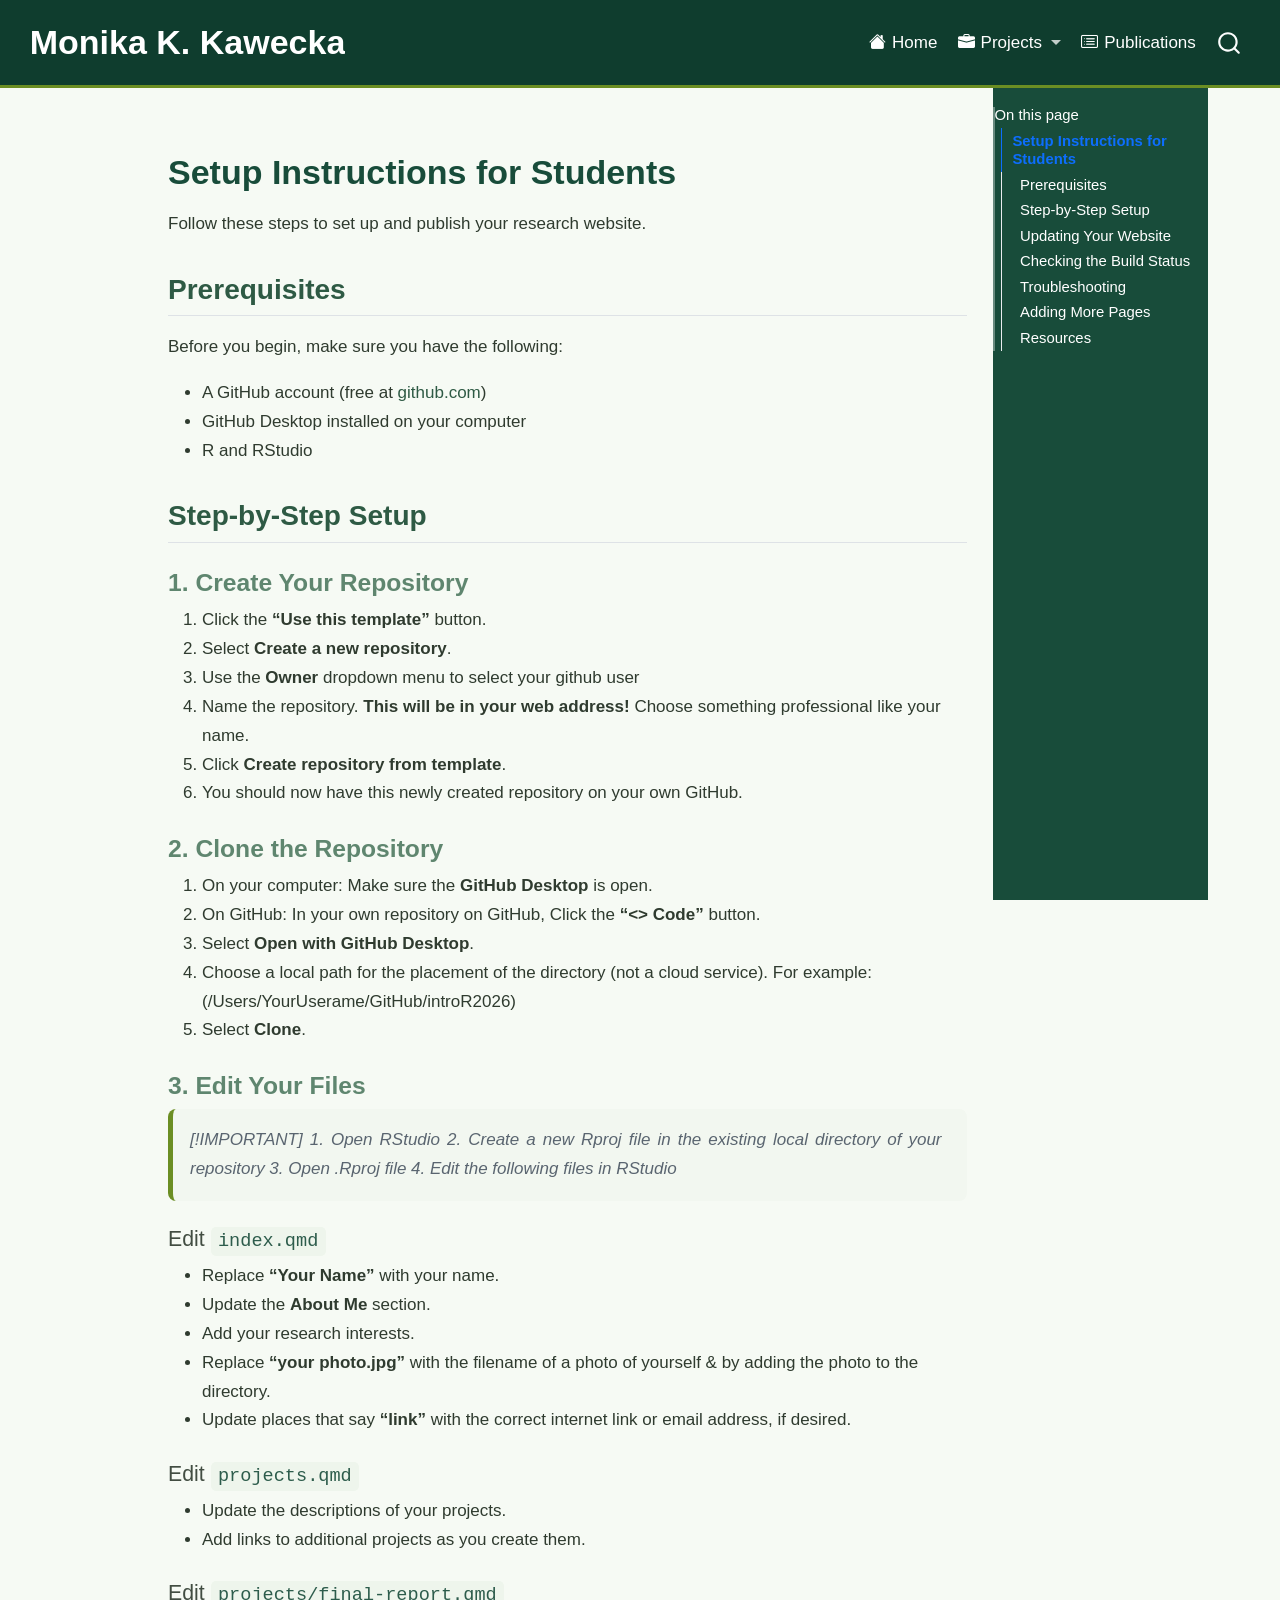
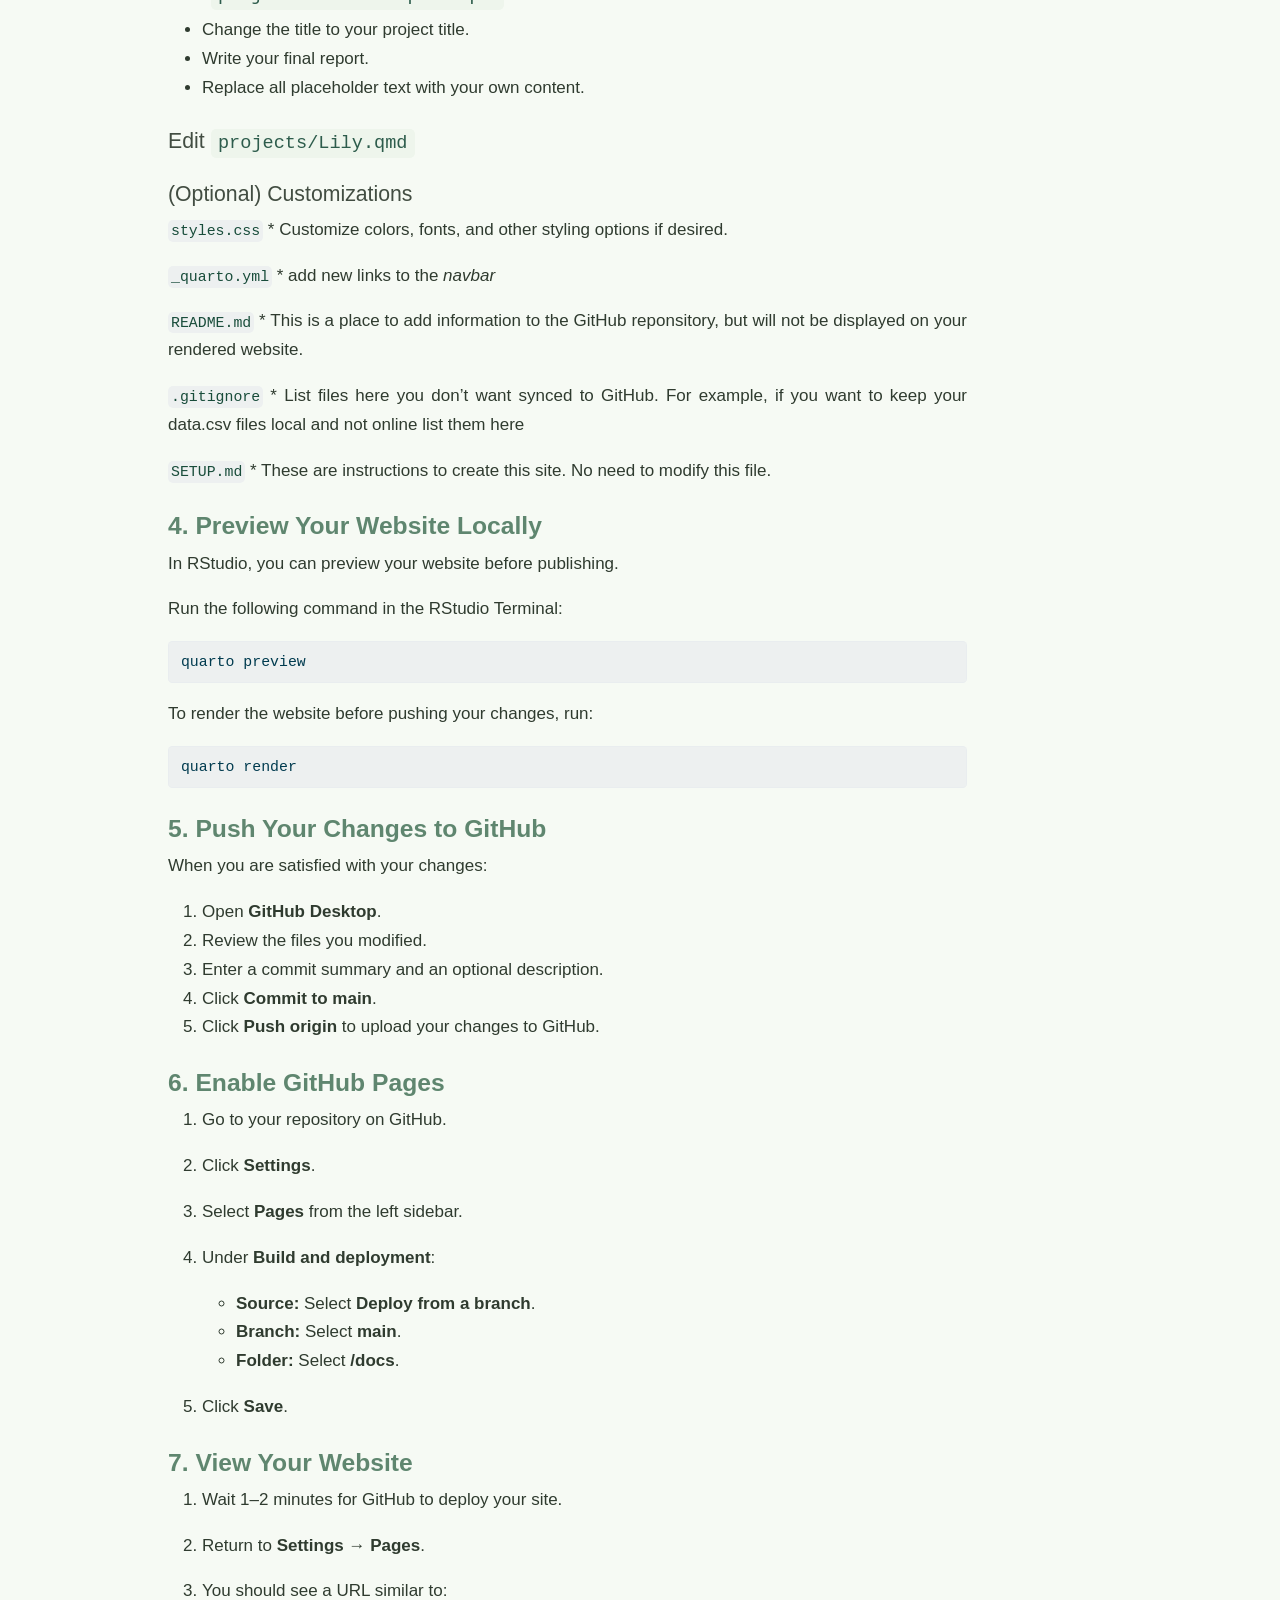
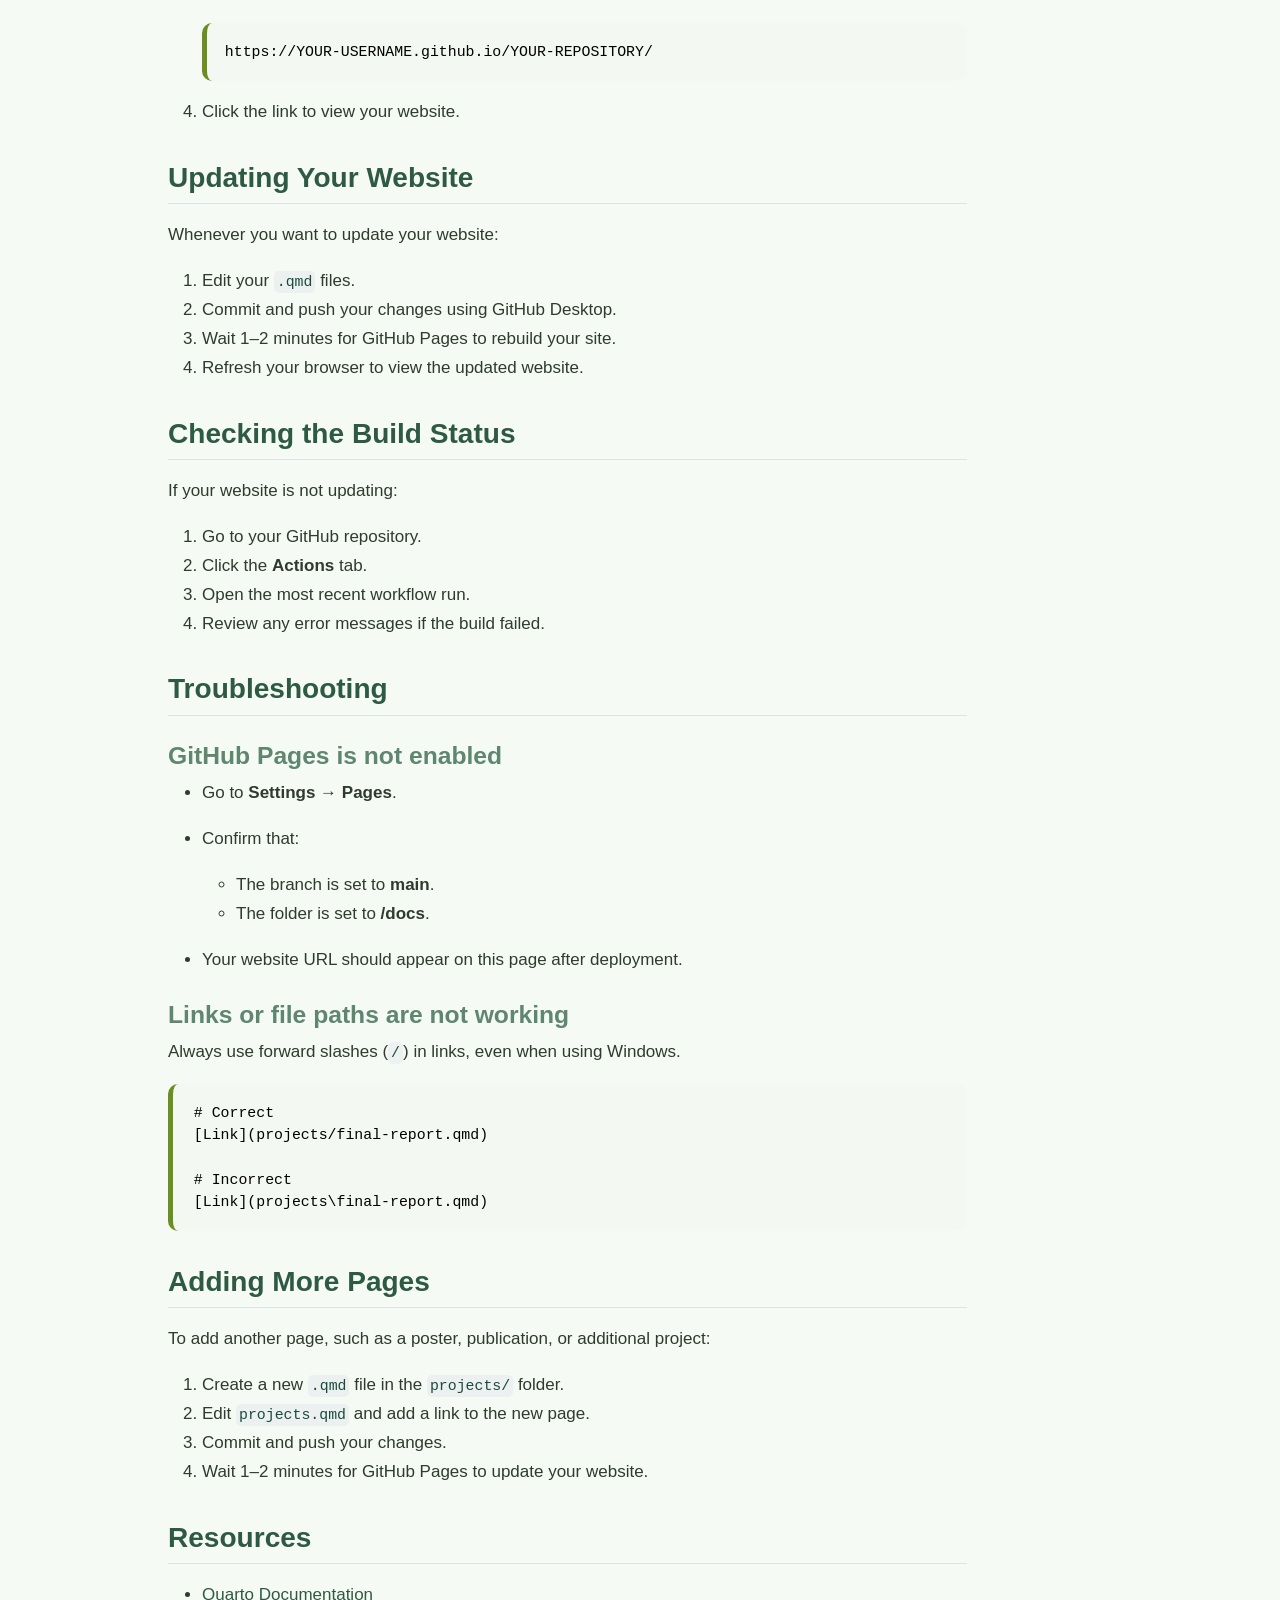
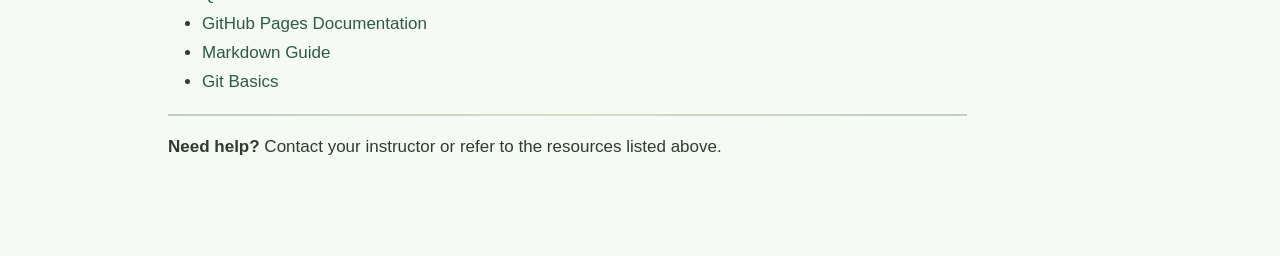
<file: docs/SETUP.html>
<!DOCTYPE html>
<html xmlns="http://www.w3.org/1999/xhtml" lang="en" xml:lang="en"><head>

<meta charset="utf-8">
<meta name="generator" content="quarto-1.9.38">

<meta name="viewport" content="width=device-width, initial-scale=1.0, user-scalable=yes">


<title>setup – Monika K. Kawecka</title>
<style>
/* Default styles provided by pandoc.
** See https://pandoc.org/MANUAL.html#variables-for-html for config info.
*/
code{white-space: pre-wrap;}
span.smallcaps{font-variant: small-caps;}
div.columns{display: flex; gap: min(4vw, 1.5em);}
div.column{flex: auto; overflow-x: auto;}
div.hanging-indent{margin-left: 1.5em; text-indent: -1.5em;}
ul.task-list{list-style: none;}
ul.task-list li input[type="checkbox"] {
  width: 0.8em;
  margin: 0 0.8em 0.2em -1em; /* quarto-specific, see https://github.com/quarto-dev/quarto-cli/issues/4556 */ 
  vertical-align: middle;
}
/* CSS for syntax highlighting */
html { -webkit-text-size-adjust: 100%; }
pre > code.sourceCode { white-space: pre; position: relative; }
pre > code.sourceCode > span { display: inline-block; line-height: 1.25; }
pre > code.sourceCode > span:empty { height: 1.2em; }
.sourceCode { overflow: visible; }
code.sourceCode > span { color: inherit; text-decoration: inherit; }
div.sourceCode { margin: 1em 0; }
pre.sourceCode { margin: 0; }
@media screen {
div.sourceCode { overflow: auto; }
}
@media print {
pre > code.sourceCode { white-space: pre-wrap; }
pre > code.sourceCode > span { text-indent: -5em; padding-left: 5em; }
}
pre.numberSource code
  { counter-reset: source-line 0; }
pre.numberSource code > span
  { position: relative; left: -4em; counter-increment: source-line; }
pre.numberSource code > span > a:first-child::before
  { content: counter(source-line);
    position: relative; left: -1em; text-align: right; vertical-align: baseline;
    border: none; display: inline-block;
    -webkit-touch-callout: none; -webkit-user-select: none;
    -khtml-user-select: none; -moz-user-select: none;
    -ms-user-select: none; user-select: none;
    padding: 0 4px; width: 4em;
  }
pre.numberSource { margin-left: 3em;  padding-left: 4px; }
div.sourceCode
  {   }
@media screen {
pre > code.sourceCode > span > a:first-child::before { text-decoration: underline; }
}
</style>


<script src="site_libs/quarto-nav/quarto-nav.js"></script>
<script src="site_libs/quarto-nav/headroom.min.js"></script>
<script src="site_libs/clipboard/clipboard.min.js"></script>
<script src="site_libs/quarto-search/autocomplete.umd.js"></script>
<script src="site_libs/quarto-search/fuse.min.js"></script>
<script src="site_libs/quarto-search/quarto-search.js"></script>
<meta name="quarto:offset" content="./">
<link href="./Lily.jpg" rel="icon" type="image/jpeg">
<script src="site_libs/quarto-html/quarto.js" type="module"></script>
<script src="site_libs/quarto-html/tabsets/tabsets.js" type="module"></script>
<script src="site_libs/quarto-html/popper.min.js"></script>
<script src="site_libs/quarto-html/tippy.umd.min.js"></script>
<script src="site_libs/quarto-html/anchor.min.js"></script>
<link href="site_libs/quarto-html/tippy.css" rel="stylesheet">
<link href="site_libs/quarto-html/quarto-syntax-highlighting-15634bcf2e68342d4ad2dfa704d543f6.css" rel="stylesheet" id="quarto-text-highlighting-styles">
<script src="site_libs/bootstrap/bootstrap.min.js"></script>
<link href="site_libs/bootstrap/bootstrap-icons.css" rel="stylesheet">
<link href="site_libs/bootstrap/bootstrap-073ea763e83364d2cd2da9020cc007f3.min.css" rel="stylesheet" append-hash="true" id="quarto-bootstrap" data-mode="light">
<script id="quarto-search-options" type="application/json">{
  "location": "navbar",
  "copy-button": false,
  "collapse-after": 3,
  "panel-placement": "end",
  "type": "overlay",
  "limit": 50,
  "keyboard-shortcut": [
    "f",
    "/",
    "s"
  ],
  "show-item-context": false,
  "language": {
    "search-no-results-text": "No results",
    "search-matching-documents-text": "matching documents",
    "search-copy-link-title": "Copy link to search",
    "search-hide-matches-text": "Hide additional matches",
    "search-more-match-text": "more match in this document",
    "search-more-matches-text": "more matches in this document",
    "search-clear-button-title": "Clear",
    "search-text-placeholder": "",
    "search-detached-cancel-button-title": "Cancel",
    "search-submit-button-title": "Submit",
    "search-label": "Search"
  }
}</script>


<link rel="stylesheet" href="styles.css">
</head>

<body class="nav-fixed quarto-light">

<div id="quarto-search-results"></div>
  <header id="quarto-header" class="headroom fixed-top">
    <nav class="navbar navbar-expand-lg " data-bs-theme="dark">
      <div class="navbar-container container-fluid">
      <div class="navbar-brand-container mx-auto">
    <a class="navbar-brand" href="./index.html">
    <span class="navbar-title">Monika K. Kawecka</span>
    </a>
  </div>
            <div id="quarto-search" class="" title="Search"></div>
          <button class="navbar-toggler" type="button" data-bs-toggle="collapse" data-bs-target="#navbarCollapse" aria-controls="navbarCollapse" role="menu" aria-expanded="false" aria-label="Toggle navigation" onclick="if (window.quartoToggleHeadroom) { window.quartoToggleHeadroom(); }">
  <span class="navbar-toggler-icon"></span>
</button>
          <div class="collapse navbar-collapse" id="navbarCollapse">
            <ul class="navbar-nav navbar-nav-scroll ms-auto">
  <li class="nav-item">
    <a class="nav-link" href="./index.html"> <i class="bi bi-house-fill" role="img">
</i> 
<span class="menu-text">Home</span></a>
  </li>  
  <li class="nav-item dropdown ">
    <a class="nav-link dropdown-toggle" href="#" id="nav-menu-projects" role="link" data-bs-toggle="dropdown" aria-expanded="false">
      <i class="bi bi-briefcase-fill" role="img">
</i> 
 <span class="menu-text">Projects</span>
    </a>
    <ul class="dropdown-menu dropdown-menu-end" aria-labelledby="nav-menu-projects">    
        <li>
    <a class="dropdown-item" href="./projects.html">
 <span class="dropdown-text">List of projects</span></a>
  </li>  
    </ul>
  </li>
  <li class="nav-item">
    <a class="nav-link" href="./Publications.html"> <i class="bi bi-card-list" role="img">
</i> 
<span class="menu-text">Publications</span></a>
  </li>  
</ul>
          </div> <!-- /navcollapse -->
            <div class="quarto-navbar-tools">
</div>
      </div> <!-- /container-fluid -->
    </nav>
</header>
<!-- content -->
<div id="quarto-content" class="quarto-container page-columns page-rows-contents page-layout-article page-navbar">
<!-- sidebar -->
<!-- margin-sidebar -->
    <div id="quarto-margin-sidebar" class="sidebar margin-sidebar">
        <nav id="TOC" role="doc-toc" class="toc-active">
    <h2 id="toc-title">On this page</h2>
   
  <ul>
  <li><a href="#setup-instructions-for-students" id="toc-setup-instructions-for-students" class="nav-link active" data-scroll-target="#setup-instructions-for-students">Setup Instructions for Students</a>
  <ul class="collapse">
  <li><a href="#prerequisites" id="toc-prerequisites" class="nav-link" data-scroll-target="#prerequisites">Prerequisites</a></li>
  <li><a href="#step-by-step-setup" id="toc-step-by-step-setup" class="nav-link" data-scroll-target="#step-by-step-setup">Step-by-Step Setup</a>
  <ul class="collapse">
  <li><a href="#create-your-repository" id="toc-create-your-repository" class="nav-link" data-scroll-target="#create-your-repository">1. Create Your Repository</a></li>
  <li><a href="#clone-the-repository" id="toc-clone-the-repository" class="nav-link" data-scroll-target="#clone-the-repository">2. Clone the Repository</a></li>
  <li><a href="#edit-your-files" id="toc-edit-your-files" class="nav-link" data-scroll-target="#edit-your-files">3. Edit Your Files</a></li>
  <li><a href="#preview-your-website-locally" id="toc-preview-your-website-locally" class="nav-link" data-scroll-target="#preview-your-website-locally">4. Preview Your Website Locally</a></li>
  <li><a href="#push-your-changes-to-github" id="toc-push-your-changes-to-github" class="nav-link" data-scroll-target="#push-your-changes-to-github">5. Push Your Changes to GitHub</a></li>
  <li><a href="#enable-github-pages" id="toc-enable-github-pages" class="nav-link" data-scroll-target="#enable-github-pages">6. Enable GitHub Pages</a></li>
  <li><a href="#view-your-website" id="toc-view-your-website" class="nav-link" data-scroll-target="#view-your-website">7. View Your Website</a></li>
  </ul></li>
  <li><a href="#updating-your-website" id="toc-updating-your-website" class="nav-link" data-scroll-target="#updating-your-website">Updating Your Website</a></li>
  <li><a href="#checking-the-build-status" id="toc-checking-the-build-status" class="nav-link" data-scroll-target="#checking-the-build-status">Checking the Build Status</a></li>
  <li><a href="#troubleshooting" id="toc-troubleshooting" class="nav-link" data-scroll-target="#troubleshooting">Troubleshooting</a>
  <ul class="collapse">
  <li><a href="#github-pages-is-not-enabled" id="toc-github-pages-is-not-enabled" class="nav-link" data-scroll-target="#github-pages-is-not-enabled">GitHub Pages is not enabled</a></li>
  <li><a href="#links-or-file-paths-are-not-working" id="toc-links-or-file-paths-are-not-working" class="nav-link" data-scroll-target="#links-or-file-paths-are-not-working">Links or file paths are not working</a></li>
  </ul></li>
  <li><a href="#adding-more-pages" id="toc-adding-more-pages" class="nav-link" data-scroll-target="#adding-more-pages">Adding More Pages</a></li>
  <li><a href="#resources" id="toc-resources" class="nav-link" data-scroll-target="#resources">Resources</a></li>
  </ul></li>
  </ul>
</nav>
    </div>
<!-- main -->
<main class="content" id="quarto-document-content"><header id="title-block-header" class="quarto-title-block"></header>




<section id="setup-instructions-for-students" class="level1">
<h1>Setup Instructions for Students</h1>
<p>Follow these steps to set up and publish your research website.</p>
<section id="prerequisites" class="level2">
<h2 class="anchored" data-anchor-id="prerequisites">Prerequisites</h2>
<p>Before you begin, make sure you have the following:</p>
<ul>
<li>A GitHub account (free at <a href="https://github.com">github.com</a>)</li>
<li>GitHub Desktop installed on your computer</li>
<li>R and RStudio</li>
</ul>
</section>
<section id="step-by-step-setup" class="level2">
<h2 class="anchored" data-anchor-id="step-by-step-setup">Step-by-Step Setup</h2>
<section id="create-your-repository" class="level3">
<h3 class="anchored" data-anchor-id="create-your-repository">1. Create Your Repository</h3>
<ol type="1">
<li>Click the <strong>“Use this template”</strong> button.</li>
<li>Select <strong>Create a new repository</strong>.</li>
<li>Use the <strong>Owner</strong> dropdown menu to select your github user</li>
<li>Name the repository. <strong>This will be in your web address!</strong> Choose something professional like your name.</li>
<li>Click <strong>Create repository from template</strong>.</li>
<li>You should now have this newly created repository on your own GitHub.</li>
</ol>
</section>
<section id="clone-the-repository" class="level3">
<h3 class="anchored" data-anchor-id="clone-the-repository">2. Clone the Repository</h3>
<ol type="1">
<li>On your computer: Make sure the <strong>GitHub Desktop</strong> is open.</li>
<li>On GitHub: In your own repository on GitHub, Click the <strong>“&lt;&gt; Code”</strong> button.</li>
<li>Select <strong>Open with GitHub Desktop</strong>.</li>
<li>Choose a local path for the placement of the directory (not a cloud service). For example: (/Users/YourUserame/GitHub/introR2026)</li>
<li>Select <strong>Clone</strong>.</li>
</ol>
</section>
<section id="edit-your-files" class="level3">
<h3 class="anchored" data-anchor-id="edit-your-files">3. Edit Your Files</h3>
<blockquote class="blockquote">
<p>[!IMPORTANT] 1. Open RStudio 2. Create a new Rproj file in the existing local directory of your repository 3. Open .Rproj file 4. Edit the following files in RStudio</p>
</blockquote>
<section id="edit-index.qmd" class="level4">
<h4 class="anchored" data-anchor-id="edit-index.qmd">Edit <code>index.qmd</code></h4>
<ul>
<li>Replace <strong>“Your Name”</strong> with your name.</li>
<li>Update the <strong>About Me</strong> section.</li>
<li>Add your research interests.</li>
<li>Replace <strong>“your photo.jpg”</strong> with the filename of a photo of yourself &amp; by adding the photo to the directory.</li>
<li>Update places that say <strong>“link”</strong> with the correct internet link or email address, if desired.</li>
</ul>
</section>
<section id="edit-projects.qmd" class="level4">
<h4 class="anchored" data-anchor-id="edit-projects.qmd">Edit <code>projects.qmd</code></h4>
<ul>
<li>Update the descriptions of your projects.</li>
<li>Add links to additional projects as you create them.</li>
</ul>
</section>
<section id="edit-projectsfinal-report.qmd" class="level4">
<h4 class="anchored" data-anchor-id="edit-projectsfinal-report.qmd">Edit <code>projects/final-report.qmd</code></h4>
<ul>
<li>Change the title to your project title.</li>
<li>Write your final report.</li>
<li>Replace all placeholder text with your own content.</li>
</ul>
</section>
<section id="edit-projectslily.qmd" class="level4">
<h4 class="anchored" data-anchor-id="edit-projectslily.qmd">Edit <code>projects/Lily.qmd</code></h4>
</section>
<section id="optional-customizations" class="level4">
<h4 class="anchored" data-anchor-id="optional-customizations">(Optional) Customizations</h4>
<p><code>styles.css</code> * Customize colors, fonts, and other styling options if desired.</p>
<p><code>_quarto.yml</code> * add new links to the <em>navbar</em></p>
<p><code>README.md</code> * This is a place to add information to the GitHub reponsitory, but will not be displayed on your rendered website.</p>
<p><code>.gitignore</code> * List files here you don’t want synced to GitHub. For example, if you want to keep your data.csv files local and not online list them here</p>
<p><code>SETUP.md</code> * These are instructions to create this site. No need to modify this file.</p>
</section>
</section>
<section id="preview-your-website-locally" class="level3">
<h3 class="anchored" data-anchor-id="preview-your-website-locally">4. Preview Your Website Locally</h3>
<p>In RStudio, you can preview your website before publishing.</p>
<p>Run the following command in the RStudio Terminal:</p>
<div class="code-copy-outer-scaffold"><div class="sourceCode" id="cb1"><pre class="sourceCode bash code-with-copy"><code class="sourceCode bash"><span id="cb1-1"><a href="#cb1-1" aria-hidden="true" tabindex="-1"></a><span class="ex">quarto</span> preview</span></code></pre></div><button title="Copy to Clipboard" class="code-copy-button"><i class="bi"></i></button></div>
<p>To render the website before pushing your changes, run:</p>
<div class="code-copy-outer-scaffold"><div class="sourceCode" id="cb2"><pre class="sourceCode bash code-with-copy"><code class="sourceCode bash"><span id="cb2-1"><a href="#cb2-1" aria-hidden="true" tabindex="-1"></a><span class="ex">quarto</span> render</span></code></pre></div><button title="Copy to Clipboard" class="code-copy-button"><i class="bi"></i></button></div>
</section>
<section id="push-your-changes-to-github" class="level3">
<h3 class="anchored" data-anchor-id="push-your-changes-to-github">5. Push Your Changes to GitHub</h3>
<p>When you are satisfied with your changes:</p>
<ol type="1">
<li>Open <strong>GitHub Desktop</strong>.</li>
<li>Review the files you modified.</li>
<li>Enter a commit summary and an optional description.</li>
<li>Click <strong>Commit to main</strong>.</li>
<li>Click <strong>Push origin</strong> to upload your changes to GitHub.</li>
</ol>
</section>
<section id="enable-github-pages" class="level3">
<h3 class="anchored" data-anchor-id="enable-github-pages">6. Enable GitHub Pages</h3>
<ol type="1">
<li><p>Go to your repository on GitHub.</p></li>
<li><p>Click <strong>Settings</strong>.</p></li>
<li><p>Select <strong>Pages</strong> from the left sidebar.</p></li>
<li><p>Under <strong>Build and deployment</strong>:</p>
<ul>
<li><strong>Source:</strong> Select <strong>Deploy from a branch</strong>.</li>
<li><strong>Branch:</strong> Select <strong>main</strong>.</li>
<li><strong>Folder:</strong> Select <strong>/docs</strong>.</li>
</ul></li>
<li><p>Click <strong>Save</strong>.</p></li>
</ol>
</section>
<section id="view-your-website" class="level3">
<h3 class="anchored" data-anchor-id="view-your-website">7. View Your Website</h3>
<ol type="1">
<li><p>Wait 1–2 minutes for GitHub to deploy your site.</p></li>
<li><p>Return to <strong>Settings → Pages</strong>.</p></li>
<li><p>You should see a URL similar to:</p>
<pre><code>https://YOUR-USERNAME.github.io/YOUR-REPOSITORY/</code></pre></li>
<li><p>Click the link to view your website.</p></li>
</ol>
</section>
</section>
<section id="updating-your-website" class="level2">
<h2 class="anchored" data-anchor-id="updating-your-website">Updating Your Website</h2>
<p>Whenever you want to update your website:</p>
<ol type="1">
<li>Edit your <code>.qmd</code> files.</li>
<li>Commit and push your changes using GitHub Desktop.</li>
<li>Wait 1–2 minutes for GitHub Pages to rebuild your site.</li>
<li>Refresh your browser to view the updated website.</li>
</ol>
</section>
<section id="checking-the-build-status" class="level2">
<h2 class="anchored" data-anchor-id="checking-the-build-status">Checking the Build Status</h2>
<p>If your website is not updating:</p>
<ol type="1">
<li>Go to your GitHub repository.</li>
<li>Click the <strong>Actions</strong> tab.</li>
<li>Open the most recent workflow run.</li>
<li>Review any error messages if the build failed.</li>
</ol>
</section>
<section id="troubleshooting" class="level2">
<h2 class="anchored" data-anchor-id="troubleshooting">Troubleshooting</h2>
<section id="github-pages-is-not-enabled" class="level3">
<h3 class="anchored" data-anchor-id="github-pages-is-not-enabled">GitHub Pages is not enabled</h3>
<ul>
<li><p>Go to <strong>Settings → Pages</strong>.</p></li>
<li><p>Confirm that:</p>
<ul>
<li>The branch is set to <strong>main</strong>.</li>
<li>The folder is set to <strong>/docs</strong>.</li>
</ul></li>
<li><p>Your website URL should appear on this page after deployment.</p></li>
</ul>
</section>
<section id="links-or-file-paths-are-not-working" class="level3">
<h3 class="anchored" data-anchor-id="links-or-file-paths-are-not-working">Links or file paths are not working</h3>
<p>Always use forward slashes (<code>/</code>) in links, even when using Windows.</p>
<pre class="text"><code># Correct
[Link](projects/final-report.qmd)

# Incorrect
[Link](projects\final-report.qmd)</code></pre>
</section>
</section>
<section id="adding-more-pages" class="level2">
<h2 class="anchored" data-anchor-id="adding-more-pages">Adding More Pages</h2>
<p>To add another page, such as a poster, publication, or additional project:</p>
<ol type="1">
<li>Create a new <code>.qmd</code> file in the <code>projects/</code> folder.</li>
<li>Edit <code>projects.qmd</code> and add a link to the new page.</li>
<li>Commit and push your changes.</li>
<li>Wait 1–2 minutes for GitHub Pages to update your website.</li>
</ol>
</section>
<section id="resources" class="level2">
<h2 class="anchored" data-anchor-id="resources">Resources</h2>
<ul>
<li><a href="https://quarto.org/">Quarto Documentation</a></li>
<li><a href="https://docs.github.com/en/pages">GitHub Pages Documentation</a></li>
<li><a href="https://www.markdownguide.org/">Markdown Guide</a></li>
<li><a href="https://git-scm.com/book/en/v2/Getting-Started-Git-Basics">Git Basics</a></li>
</ul>
<hr>
<p><strong>Need help?</strong> Contact your instructor or refer to the resources listed above.</p>


</section>
</section>

</main> <!-- /main -->
<script id="quarto-html-after-body" type="application/javascript">
  window.document.addEventListener("DOMContentLoaded", function (event) {
    const icon = "";
    const anchorJS = new window.AnchorJS();
    anchorJS.options = {
      placement: 'right',
      icon: icon
    };
    anchorJS.add('.anchored');
    const isCodeAnnotation = (el) => {
      for (const clz of el.classList) {
        if (clz.startsWith('code-annotation-')) {                     
          return true;
        }
      }
      return false;
    }
    const onCopySuccess = function(e) {
      // button target
      const button = e.trigger;
      // don't keep focus
      button.blur();
      // flash "checked"
      button.classList.add('code-copy-button-checked');
      var currentTitle = button.getAttribute("title");
      button.setAttribute("title", "Copied!");
      let tooltip;
      if (window.bootstrap) {
        button.setAttribute("data-bs-toggle", "tooltip");
        button.setAttribute("data-bs-placement", "left");
        button.setAttribute("data-bs-title", "Copied!");
        tooltip = new bootstrap.Tooltip(button, 
          { trigger: "manual", 
            customClass: "code-copy-button-tooltip",
            offset: [0, -8]});
        tooltip.show();    
      }
      setTimeout(function() {
        if (tooltip) {
          tooltip.hide();
          button.removeAttribute("data-bs-title");
          button.removeAttribute("data-bs-toggle");
          button.removeAttribute("data-bs-placement");
        }
        button.setAttribute("title", currentTitle);
        button.classList.remove('code-copy-button-checked');
      }, 1000);
      // clear code selection
      e.clearSelection();
    }
    const getTextToCopy = function(trigger) {
      const outerScaffold = trigger.parentElement.cloneNode(true);
      const codeEl = outerScaffold.querySelector('code');
      for (const childEl of codeEl.children) {
        if (isCodeAnnotation(childEl)) {
          childEl.remove();
        }
      }
      return codeEl.innerText;
    }
    const clipboard = new window.ClipboardJS('.code-copy-button:not([data-in-quarto-modal])', {
      text: getTextToCopy
    });
    clipboard.on('success', onCopySuccess);
    if (window.document.getElementById('quarto-embedded-source-code-modal')) {
      const clipboardModal = new window.ClipboardJS('.code-copy-button[data-in-quarto-modal]', {
        text: getTextToCopy,
        container: window.document.getElementById('quarto-embedded-source-code-modal')
      });
      clipboardModal.on('success', onCopySuccess);
    }
      var localhostRegex = new RegExp(/^(?:http|https):\/\/localhost\:?[0-9]*\//);
      var mailtoRegex = new RegExp(/^mailto:/);
        var filterRegex = new RegExp('/' + window.location.host + '/');
      var isInternal = (href) => {
          return filterRegex.test(href) || localhostRegex.test(href) || mailtoRegex.test(href);
      }
      // Inspect non-navigation links and adorn them if external
     var links = window.document.querySelectorAll('a[href]:not(.nav-link):not(.navbar-brand):not(.toc-action):not(.sidebar-link):not(.sidebar-item-toggle):not(.pagination-link):not(.no-external):not([aria-hidden]):not(.dropdown-item):not(.quarto-navigation-tool):not(.about-link)');
      for (var i=0; i<links.length; i++) {
        const link = links[i];
        if (!isInternal(link.href)) {
          // undo the damage that might have been done by quarto-nav.js in the case of
          // links that we want to consider external
          if (link.dataset.originalHref !== undefined) {
            link.href = link.dataset.originalHref;
          }
        }
      }
    function tippyHover(el, contentFn, onTriggerFn, onUntriggerFn) {
      const config = {
        allowHTML: true,
        maxWidth: 500,
        delay: 100,
        arrow: false,
        appendTo: function(el) {
            return el.parentElement;
        },
        interactive: true,
        interactiveBorder: 10,
        theme: 'quarto',
        placement: 'bottom-start',
      };
      if (contentFn) {
        config.content = contentFn;
      }
      if (onTriggerFn) {
        config.onTrigger = onTriggerFn;
      }
      if (onUntriggerFn) {
        config.onUntrigger = onUntriggerFn;
      }
      window.tippy(el, config); 
    }
    const noterefs = window.document.querySelectorAll('a[role="doc-noteref"]');
    for (var i=0; i<noterefs.length; i++) {
      const ref = noterefs[i];
      tippyHover(ref, function() {
        // use id or data attribute instead here
        let href = ref.getAttribute('data-footnote-href') || ref.getAttribute('href');
        try { href = new URL(href).hash; } catch {}
        const id = href.replace(/^#\/?/, "");
        const note = window.document.getElementById(id);
        if (note) {
          return note.innerHTML;
        } else {
          return "";
        }
      });
    }
    const xrefs = window.document.querySelectorAll('a.quarto-xref');
    const processXRef = (id, note) => {
      // Strip column container classes
      const stripColumnClz = (el) => {
        el.classList.remove("page-full", "page-columns");
        if (el.children) {
          for (const child of el.children) {
            stripColumnClz(child);
          }
        }
      }
      stripColumnClz(note)
      if (id === null || id.startsWith('sec-')) {
        // Special case sections, only their first couple elements
        const container = document.createElement("div");
        if (note.children && note.children.length > 2) {
          container.appendChild(note.children[0].cloneNode(true));
          for (let i = 1; i < note.children.length; i++) {
            const child = note.children[i];
            if (child.tagName === "P" && child.innerText === "") {
              continue;
            } else {
              container.appendChild(child.cloneNode(true));
              break;
            }
          }
          if (window.Quarto?.typesetMath) {
            window.Quarto.typesetMath(container);
          }
          return container.innerHTML
        } else {
          if (window.Quarto?.typesetMath) {
            window.Quarto.typesetMath(note);
          }
          return note.innerHTML;
        }
      } else {
        // Remove any anchor links if they are present
        const anchorLink = note.querySelector('a.anchorjs-link');
        if (anchorLink) {
          anchorLink.remove();
        }
        if (window.Quarto?.typesetMath) {
          window.Quarto.typesetMath(note);
        }
        if (note.classList.contains("callout")) {
          return note.outerHTML;
        } else {
          return note.innerHTML;
        }
      }
    }
    for (var i=0; i<xrefs.length; i++) {
      const xref = xrefs[i];
      tippyHover(xref, undefined, function(instance) {
        instance.disable();
        let url = xref.getAttribute('href');
        let hash = undefined; 
        if (url.startsWith('#')) {
          hash = url;
        } else {
          try { hash = new URL(url).hash; } catch {}
        }
        if (hash) {
          const id = hash.replace(/^#\/?/, "");
          const note = window.document.getElementById(id);
          if (note !== null) {
            try {
              const html = processXRef(id, note.cloneNode(true));
              instance.setContent(html);
            } finally {
              instance.enable();
              instance.show();
            }
          } else {
            // See if we can fetch this
            fetch(url.split('#')[0])
            .then(res => res.text())
            .then(html => {
              const parser = new DOMParser();
              const htmlDoc = parser.parseFromString(html, "text/html");
              const note = htmlDoc.getElementById(id);
              if (note !== null) {
                const html = processXRef(id, note);
                instance.setContent(html);
              } 
            }).finally(() => {
              instance.enable();
              instance.show();
            });
          }
        } else {
          // See if we can fetch a full url (with no hash to target)
          // This is a special case and we should probably do some content thinning / targeting
          fetch(url)
          .then(res => res.text())
          .then(html => {
            const parser = new DOMParser();
            const htmlDoc = parser.parseFromString(html, "text/html");
            const note = htmlDoc.querySelector('main.content');
            if (note !== null) {
              // This should only happen for chapter cross references
              // (since there is no id in the URL)
              // remove the first header
              if (note.children.length > 0 && note.children[0].tagName === "HEADER") {
                note.children[0].remove();
              }
              const html = processXRef(null, note);
              instance.setContent(html);
            } 
          }).finally(() => {
            instance.enable();
            instance.show();
          });
        }
      }, function(instance) {
      });
    }
        let selectedAnnoteEl;
        const selectorForAnnotation = ( cell, annotation) => {
          let cellAttr = 'data-code-cell="' + cell + '"';
          let lineAttr = 'data-code-annotation="' +  annotation + '"';
          const selector = 'span[' + cellAttr + '][' + lineAttr + ']';
          return selector;
        }
        const selectCodeLines = (annoteEl) => {
          const doc = window.document;
          const targetCell = annoteEl.getAttribute("data-target-cell");
          const targetAnnotation = annoteEl.getAttribute("data-target-annotation");
          const annoteSpan = window.document.querySelector(selectorForAnnotation(targetCell, targetAnnotation));
          const lines = annoteSpan.getAttribute("data-code-lines").split(",");
          const lineIds = lines.map((line) => {
            return targetCell + "-" + line;
          })
          let top = null;
          let height = null;
          let parent = null;
          if (lineIds.length > 0) {
              //compute the position of the single el (top and bottom and make a div)
              const el = window.document.getElementById(lineIds[0]);
              top = el.offsetTop;
              height = el.offsetHeight;
              parent = el.parentElement.parentElement;
            if (lineIds.length > 1) {
              const lastEl = window.document.getElementById(lineIds[lineIds.length - 1]);
              const bottom = lastEl.offsetTop + lastEl.offsetHeight;
              height = bottom - top;
            }
            if (top !== null && height !== null && parent !== null) {
              // cook up a div (if necessary) and position it 
              let div = window.document.getElementById("code-annotation-line-highlight");
              if (div === null) {
                div = window.document.createElement("div");
                div.setAttribute("id", "code-annotation-line-highlight");
                div.style.position = 'absolute';
                parent.appendChild(div);
              }
              div.style.top = top - 2 + "px";
              div.style.height = height + 4 + "px";
              div.style.left = 0;
              let gutterDiv = window.document.getElementById("code-annotation-line-highlight-gutter");
              if (gutterDiv === null) {
                gutterDiv = window.document.createElement("div");
                gutterDiv.setAttribute("id", "code-annotation-line-highlight-gutter");
                gutterDiv.style.position = 'absolute';
                const codeCell = window.document.getElementById(targetCell);
                const gutter = codeCell.querySelector('.code-annotation-gutter');
                gutter.appendChild(gutterDiv);
              }
              gutterDiv.style.top = top - 2 + "px";
              gutterDiv.style.height = height + 4 + "px";
            }
            selectedAnnoteEl = annoteEl;
          }
        };
        const unselectCodeLines = () => {
          const elementsIds = ["code-annotation-line-highlight", "code-annotation-line-highlight-gutter"];
          elementsIds.forEach((elId) => {
            const div = window.document.getElementById(elId);
            if (div) {
              div.remove();
            }
          });
          selectedAnnoteEl = undefined;
        };
          // Handle positioning of the toggle
      window.addEventListener(
        "resize",
        throttle(() => {
          elRect = undefined;
          if (selectedAnnoteEl) {
            selectCodeLines(selectedAnnoteEl);
          }
        }, 10)
      );
      function throttle(fn, ms) {
      let throttle = false;
      let timer;
        return (...args) => {
          if(!throttle) { // first call gets through
              fn.apply(this, args);
              throttle = true;
          } else { // all the others get throttled
              if(timer) clearTimeout(timer); // cancel #2
              timer = setTimeout(() => {
                fn.apply(this, args);
                timer = throttle = false;
              }, ms);
          }
        };
      }
        // Attach click handler to the DT
        const annoteDls = window.document.querySelectorAll('dt[data-target-cell]');
        for (const annoteDlNode of annoteDls) {
          annoteDlNode.addEventListener('click', (event) => {
            const clickedEl = event.target;
            if (clickedEl !== selectedAnnoteEl) {
              unselectCodeLines();
              const activeEl = window.document.querySelector('dt[data-target-cell].code-annotation-active');
              if (activeEl) {
                activeEl.classList.remove('code-annotation-active');
              }
              selectCodeLines(clickedEl);
              clickedEl.classList.add('code-annotation-active');
            } else {
              // Unselect the line
              unselectCodeLines();
              clickedEl.classList.remove('code-annotation-active');
            }
          });
        }
    const findCites = (el) => {
      const parentEl = el.parentElement;
      if (parentEl) {
        const cites = parentEl.dataset.cites;
        if (cites) {
          return {
            el,
            cites: cites.split(' ')
          };
        } else {
          return findCites(el.parentElement)
        }
      } else {
        return undefined;
      }
    };
    var bibliorefs = window.document.querySelectorAll('a[role="doc-biblioref"]');
    for (var i=0; i<bibliorefs.length; i++) {
      const ref = bibliorefs[i];
      const citeInfo = findCites(ref);
      if (citeInfo) {
        tippyHover(citeInfo.el, function() {
          var popup = window.document.createElement('div');
          citeInfo.cites.forEach(function(cite) {
            var citeDiv = window.document.createElement('div');
            citeDiv.classList.add('hanging-indent');
            citeDiv.classList.add('csl-entry');
            var biblioDiv = window.document.getElementById('ref-' + cite);
            if (biblioDiv) {
              citeDiv.innerHTML = biblioDiv.innerHTML;
            }
            popup.appendChild(citeDiv);
          });
          return popup.innerHTML;
        });
      }
    }
  });
  </script>
</div> <!-- /content -->




</body></html>
</file>
<file: docs/site_libs/quarto-html/tippy.css>
.tippy-box[data-animation=fade][data-state=hidden]{opacity:0}[data-tippy-root]{max-width:calc(100vw - 10px)}.tippy-box{position:relative;background-color:#333;color:#fff;border-radius:4px;font-size:14px;line-height:1.4;white-space:normal;outline:0;transition-property:transform,visibility,opacity}.tippy-box[data-placement^=top]>.tippy-arrow{bottom:0}.tippy-box[data-placement^=top]>.tippy-arrow:before{bottom:-7px;left:0;border-width:8px 8px 0;border-top-color:initial;transform-origin:center top}.tippy-box[data-placement^=bottom]>.tippy-arrow{top:0}.tippy-box[data-placement^=bottom]>.tippy-arrow:before{top:-7px;left:0;border-width:0 8px 8px;border-bottom-color:initial;transform-origin:center bottom}.tippy-box[data-placement^=left]>.tippy-arrow{right:0}.tippy-box[data-placement^=left]>.tippy-arrow:before{border-width:8px 0 8px 8px;border-left-color:initial;right:-7px;transform-origin:center left}.tippy-box[data-placement^=right]>.tippy-arrow{left:0}.tippy-box[data-placement^=right]>.tippy-arrow:before{left:-7px;border-width:8px 8px 8px 0;border-right-color:initial;transform-origin:center right}.tippy-box[data-inertia][data-state=visible]{transition-timing-function:cubic-bezier(.54,1.5,.38,1.11)}.tippy-arrow{width:16px;height:16px;color:#333}.tippy-arrow:before{content:"";position:absolute;border-color:transparent;border-style:solid}.tippy-content{position:relative;padding:5px 9px;z-index:1}
</file>
<file: docs/site_libs/quarto-html/quarto-syntax-highlighting-15634bcf2e68342d4ad2dfa704d543f6.css>
/* quarto syntax highlight colors */
:root {
  --quarto-hl-ot-color: #003B4F;
  --quarto-hl-at-color: #657422;
  --quarto-hl-ss-color: #20794D;
  --quarto-hl-an-color: #5E5E5E;
  --quarto-hl-fu-color: #4758AB;
  --quarto-hl-st-color: #20794D;
  --quarto-hl-cf-color: #003B4F;
  --quarto-hl-op-color: #5E5E5E;
  --quarto-hl-er-color: #AD0000;
  --quarto-hl-bn-color: #AD0000;
  --quarto-hl-al-color: #AD0000;
  --quarto-hl-va-color: #111111;
  --quarto-hl-bu-color: inherit;
  --quarto-hl-ex-color: inherit;
  --quarto-hl-pp-color: #AD0000;
  --quarto-hl-in-color: #5E5E5E;
  --quarto-hl-vs-color: #20794D;
  --quarto-hl-wa-color: #5E5E5E;
  --quarto-hl-do-color: #5E5E5E;
  --quarto-hl-im-color: #00769E;
  --quarto-hl-ch-color: #20794D;
  --quarto-hl-dt-color: #AD0000;
  --quarto-hl-fl-color: #AD0000;
  --quarto-hl-co-color: #5E5E5E;
  --quarto-hl-cv-color: #5E5E5E;
  --quarto-hl-cn-color: #8f5902;
  --quarto-hl-sc-color: #5E5E5E;
  --quarto-hl-dv-color: #AD0000;
  --quarto-hl-kw-color: #003B4F;
}

/* other quarto variables */
:root {
  --quarto-font-monospace: SFMono-Regular, Menlo, Monaco, Consolas, "Liberation Mono", "Courier New", monospace;
}

/* syntax highlight based on Pandoc's rules */
pre > code.sourceCode > span {
  color: #003B4F;
}

code.sourceCode > span {
  color: #003B4F;
}

div.sourceCode,
div.sourceCode pre.sourceCode {
  color: #003B4F;
}

/* Normal */
code span {
  color: #003B4F;
}

/* Alert */
code span.al {
  color: #AD0000;
  font-style: inherit;
}

/* Annotation */
code span.an {
  color: #5E5E5E;
  font-style: inherit;
}

/* Attribute */
code span.at {
  color: #657422;
  font-style: inherit;
}

/* BaseN */
code span.bn {
  color: #AD0000;
  font-style: inherit;
}

/* BuiltIn */
code span.bu {
  font-style: inherit;
}

/* ControlFlow */
code span.cf {
  color: #003B4F;
  font-weight: bold;
  font-style: inherit;
}

/* Char */
code span.ch {
  color: #20794D;
  font-style: inherit;
}

/* Constant */
code span.cn {
  color: #8f5902;
  font-style: inherit;
}

/* Comment */
code span.co {
  color: #5E5E5E;
  font-style: inherit;
}

/* CommentVar */
code span.cv {
  color: #5E5E5E;
  font-style: italic;
}

/* Documentation */
code span.do {
  color: #5E5E5E;
  font-style: italic;
}

/* DataType */
code span.dt {
  color: #AD0000;
  font-style: inherit;
}

/* DecVal */
code span.dv {
  color: #AD0000;
  font-style: inherit;
}

/* Error */
code span.er {
  color: #AD0000;
  font-style: inherit;
}

/* Extension */
code span.ex {
  font-style: inherit;
}

/* Float */
code span.fl {
  color: #AD0000;
  font-style: inherit;
}

/* Function */
code span.fu {
  color: #4758AB;
  font-style: inherit;
}

/* Import */
code span.im {
  color: #00769E;
  font-style: inherit;
}

/* Information */
code span.in {
  color: #5E5E5E;
  font-style: inherit;
}

/* Keyword */
code span.kw {
  color: #003B4F;
  font-weight: bold;
  font-style: inherit;
}

/* Operator */
code span.op {
  color: #5E5E5E;
  font-style: inherit;
}

/* Other */
code span.ot {
  color: #003B4F;
  font-style: inherit;
}

/* Preprocessor */
code span.pp {
  color: #AD0000;
  font-style: inherit;
}

/* SpecialChar */
code span.sc {
  color: #5E5E5E;
  font-style: inherit;
}

/* SpecialString */
code span.ss {
  color: #20794D;
  font-style: inherit;
}

/* String */
code span.st {
  color: #20794D;
  font-style: inherit;
}

/* Variable */
code span.va {
  color: #111111;
  font-style: inherit;
}

/* VerbatimString */
code span.vs {
  color: #20794D;
  font-style: inherit;
}

/* Warning */
code span.wa {
  color: #5E5E5E;
  font-style: italic;
}

.prevent-inlining {
  content: "</";
}

/*# sourceMappingURL=f23921c56f73e400b49028c9186a1aa0.css.map */
</file>
<file: docs/styles.css>
/* ============================================
   Forest Theme
============================================ */

/* ---------- Page ---------- */

html {
  scroll-behavior: smooth;
}

body {
  font-family: "Segoe UI", Tahoma, Geneva, Verdana, sans-serif;
  line-height: 1.7;
  background-color: #F6FAF4;
  color: #2F3B2F;
}

p {
  text-align: justify;
}

/* ---------- Profile picture ---------- */

img.about-image {
  width: 20em;
  aspect-ratio: 1 / 1;
  object-fit: cover;
  border-radius: 50% !important;
  border: 6px solid white;
  box-shadow: 0 8px 20px rgba(0,0,0,0.18);
}

/* ============================================
   Navigation Bar
============================================ */

.navbar {
  background: #0F3D2E !important;
  border-bottom: 3px solid #6B8E23;
}

.navbar-brand {
  color: white !important;
  font-size: 2rem;
  font-weight: 700;
}

.navbar-nav .nav-link {
  color: white !important;
  transition: 0.25s;
}

.navbar-nav .nav-link:hover {
  color: #D9C27A !important;
}

.navbar-nav .nav-link.active {
  color: #D9C27A !important;
  font-weight: bold;
}

/* Make navbar icons follow text color */

.navbar i,
.navbar svg {
  color: inherit !important;
  fill: currentColor !important;
}

/* ============================================
   Dropdown Menu
============================================ */

.dropdown-menu {
  background-color: #184C3A !important;
  border: none !important;
  border-radius: 8px;
  box-shadow: 0 8px 18px rgba(0,0,0,0.18);
}

/* Force dropdown text to white */

.navbar .dropdown-menu .dropdown-item,
.navbar .dropdown-menu .dropdown-item:visited {
  color: #ffffff !important;
}

/* Hover */

.navbar .dropdown-menu .dropdown-item:hover,
.navbar .dropdown-menu .dropdown-item:focus {
  background-color: #24533F !important;
  color: #D9C27A !important;
}

/* Active page */

.navbar .dropdown-menu .dropdown-item.active,
.navbar .dropdown-menu .dropdown-item:active {
  background-color: #2E5A44 !important;
  color: #ffffff !important;
}

/* ============================================
   Right Table of Contents
============================================ */

.sidebar.toc-right,
.sidebar.margin-sidebar {
  background-color: #184C3A !important;
}

/* Title */

.sidebar.toc-right .toc-title,
.sidebar.margin-sidebar .toc-title,
.sidebar h2 {
  color: white !important;
}

/* Links */

.sidebar.toc-right a,
.sidebar.margin-sidebar a {
  color: white !important;
}

.sidebar.toc-right a:hover,
.sidebar.margin-sidebar a:hover {
  color: #D9C27A !important;
}

/* Active section */

.sidebar.toc-right .active,
.sidebar.margin-sidebar .active {
  color: #D9C27A !important;
  font-weight: bold;
}

/* Vertical TOC line */

.sidebar nav[role="doc-toc"] {
  border-left: 2px solid rgba(255,255,255,0.35) !important;
}

/* ============================================
   Headings
============================================ */

h1 {
  color: #184C3A;
}

h2 {
  color: #2E5A44;
}

h3 {
  color: #4F7A61;
}

/* ============================================
   Links
============================================ */

a,
a:visited {
  color: #2E5A44;
  text-decoration: none;
}

a:hover {
  color: #A67C39;
  text-decoration: underline;
}

/* ============================================
   Code
============================================ */

code {
  background: #EEF5EC;
  color: #184C3A;
  padding: 0.2em 0.4em;
  border-radius: 5px;
}

pre {
  background: #F4F8F2;
  border-left: 5px solid #6B8E23;
  border-radius: 10px;
  padding: 1em;
  overflow-x: auto;
}

/* ============================================
   Tables
============================================ */

table {
  width: 100%;
  border-collapse: collapse;
  margin: 1.5em 0;
}

table th,
table td {
  border: 1px solid #D9E4D6;
  padding: 0.8em;
}

table th {
  background: #2E5A44;
  color: white;
}

table tr:nth-child(even) {
  background: #F1F6EF;
}

table tr:hover {
  background: #E7F1E4;
}

/* ============================================
   Quotes
============================================ */

blockquote {
  background: #F2F7F0;
  border-left: 5px solid #6B8E23;
  color: #4E5D4C;
  padding: 1em 1.5em;
  border-radius: 8px;
  font-style: italic;
}

/* ============================================
   Images
============================================ */

img {
  border-radius: 10px;
}

/* ============================================
   Horizontal Rule
============================================ */

hr {
  border: none;
  height: 2px;
  background: linear-gradient(
    to right,
    #184C3A,
    #6B8E23,
    #184C3A
  );
}

/* ============================================
   Buttons
============================================ */

.btn-primary {
  background: #2E5A44 !important;
  border-color: #2E5A44 !important;
}

.btn-primary:hover {
  background: #184C3A !important;
}

/* ============================================
   Text selection
============================================ */

::selection {
  background: #DCEAD8;
  color: #184C3A;
}
</file>
